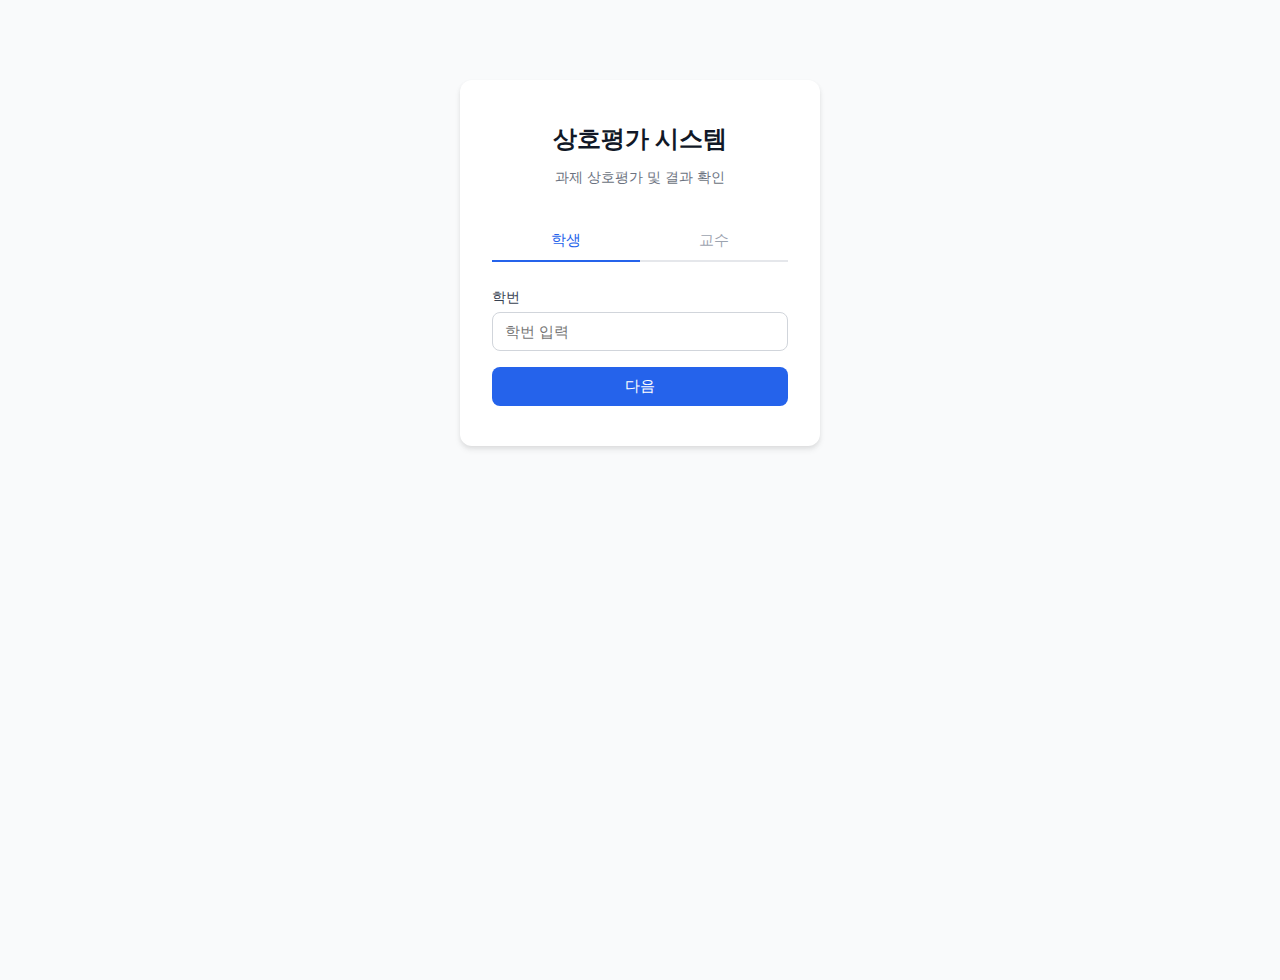
<file: index.html>
<!DOCTYPE html>
<html lang="ko">
<head>
  <meta charset="UTF-8">
  <meta name="viewport" content="width=device-width, initial-scale=1.0">
  <title>상호평가 시스템 - 로그인</title>
  <link rel="stylesheet" href="css/style.css">
</head>
<body>
  <div class="login-container">
    <div class="login-card">
      <h1>상호평가 시스템</h1>
      <p class="subtitle">과제 상호평가 및 결과 확인</p>

      <div class="login-tabs">
        <button class="login-tab active" onclick="switchTab('student')">학생</button>
        <button class="login-tab" onclick="switchTab('admin')">교수</button>
      </div>

      <div id="alert-area"></div>

      <!-- 학생 로그인 -->
      <div id="student-form">
        <div id="step-check">
          <div class="form-group">
            <label for="student-id">학번</label>
            <input type="text" id="student-id" placeholder="학번 입력" inputmode="numeric" autocomplete="off">
          </div>
          <button class="btn btn-primary btn-block" onclick="checkStudentId()" id="btn-check">다음</button>
        </div>

        <div id="step-password" style="display:none;">
          <div class="alert alert-info" id="student-info-msg"></div>
          <div class="form-group">
            <label for="student-pw" id="pw-label">비밀번호</label>
            <input type="password" id="student-pw" placeholder="비밀번호 입력">
          </div>
          <div id="pw-confirm-group" class="form-group" style="display:none;">
            <label for="student-pw-confirm">비밀번호 확인</label>
            <input type="password" id="student-pw-confirm" placeholder="비밀번호 다시 입력">
          </div>
          <button class="btn btn-primary btn-block" onclick="studentLogin()" id="btn-login">로그인</button>
          <button class="btn btn-secondary btn-block" onclick="backToCheck()" style="margin-top:8px;">뒤로</button>
        </div>
      </div>

      <!-- 교수 로그인 -->
      <div id="admin-form" style="display:none;">
        <!-- 단계1: 비밀번호 입력 -->
        <div id="admin-step-login">
          <div class="form-group">
            <label for="admin-pw">관리자 비밀번호</label>
            <input type="password" id="admin-pw" placeholder="관리자 비밀번호 입력">
          </div>
          <button class="btn btn-primary btn-block" onclick="adminLogin()" id="btn-admin-login">로그인</button>
        </div>

        <!-- 단계2: 초기 비밀번호 변경 강제 -->
        <div id="admin-step-change-pw" style="display:none;">
          <div class="alert alert-info">초기 비밀번호를 사용 중입니다. 보안을 위해 새 비밀번호를 설정해주세요.</div>
          <div class="form-group">
            <label for="admin-new-pw">새 비밀번호</label>
            <input type="password" id="admin-new-pw" placeholder="새 비밀번호 (최소 4자)">
          </div>
          <div class="form-group">
            <label for="admin-new-pw-confirm">새 비밀번호 확인</label>
            <input type="password" id="admin-new-pw-confirm" placeholder="새 비밀번호 다시 입력">
          </div>
          <button class="btn btn-primary btn-block" onclick="changeAdminPw()" id="btn-change-pw">비밀번호 변경</button>
        </div>
      </div>
    </div>
  </div>

  <script src="js/api.js"></script>
  <script src="js/auth.js"></script>
  <script>
    // 이미 로그인 상태라면 리다이렉트
    if (Auth.isStudent()) window.location.href = 'student/dashboard.html';
    if (Auth.isAdmin()) window.location.href = 'admin/dashboard.html';

    let currentStudentId = '';
    let isNewUser = false;

    function switchTab(tab) {
      document.querySelectorAll('.login-tab').forEach(t => t.classList.remove('active'));
      if (tab === 'student') {
        document.querySelectorAll('.login-tab')[0].classList.add('active');
        document.getElementById('student-form').style.display = '';
        document.getElementById('admin-form').style.display = 'none';
      } else {
        document.querySelectorAll('.login-tab')[1].classList.add('active');
        document.getElementById('student-form').style.display = 'none';
        document.getElementById('admin-form').style.display = '';
      }
      clearAlert();
    }

    function showAlert(msg, type) {
      document.getElementById('alert-area').innerHTML =
        `<div class="alert alert-${type}">${msg}</div>`;
    }
    function clearAlert() { document.getElementById('alert-area').innerHTML = ''; }

    function setLoading(btnId, loading) {
      const btn = document.getElementById(btnId);
      btn.disabled = loading;
      if (loading) {
        btn.dataset.originalText = btn.textContent;
        btn.textContent = '처리 중...';
      } else {
        btn.textContent = btn.dataset.originalText || btn.textContent;
      }
    }

    async function checkStudentId() {
      const sid = document.getElementById('student-id').value.trim();
      if (!sid) { showAlert('학번을 입력해주세요.', 'error'); return; }

      clearAlert();
      setLoading('btn-check', true);
      try {
        const r = await API.checkStudent(sid);
        if (!r.success || !r.exists) {
          showAlert('등록되지 않은 학번입니다. 교수에게 문의하세요.', 'error');
          return;
        }

        currentStudentId = sid;
        isNewUser = !r.hasPassword;

        document.getElementById('step-check').style.display = 'none';
        document.getElementById('step-password').style.display = '';

        if (isNewUser) {
          document.getElementById('student-info-msg').textContent =
            `${r.name}님, 처음 접속이시네요. 비밀번호를 설정해주세요.`;
          document.getElementById('pw-label').textContent = '새 비밀번호';
          document.getElementById('pw-confirm-group').style.display = '';
          document.getElementById('btn-login').textContent = '비밀번호 설정';
        } else {
          document.getElementById('student-info-msg').textContent =
            `${r.name}님, 비밀번호를 입력해주세요.`;
          document.getElementById('pw-label').textContent = '비밀번호';
          document.getElementById('pw-confirm-group').style.display = 'none';
          document.getElementById('btn-login').textContent = '로그인';
        }
      } catch (err) {
        showAlert('서버 오류: ' + err.message, 'error');
      } finally {
        setLoading('btn-check', false);
      }
    }

    function backToCheck() {
      document.getElementById('step-check').style.display = '';
      document.getElementById('step-password').style.display = 'none';
      document.getElementById('student-pw').value = '';
      document.getElementById('student-pw-confirm').value = '';
      clearAlert();
    }

    async function studentLogin() {
      const pw = document.getElementById('student-pw').value;
      if (!pw) { showAlert('비밀번호를 입력해주세요.', 'error'); return; }

      clearAlert();

      if (isNewUser) {
        if (pw.length < 4) { showAlert('비밀번호는 최소 4자 이상이어야 합니다.', 'error'); return; }
        const pwConfirm = document.getElementById('student-pw-confirm').value;
        if (pw !== pwConfirm) { showAlert('비밀번호가 일치하지 않습니다.', 'error'); return; }

        setLoading('btn-login', true);
        try {
          const r = await API.registerPassword(currentStudentId, pw);
          if (!r.success) { showAlert(r.error, 'error'); return; }

          // 비밀번호 설정 후 바로 로그인
          Auth.saveSession({
            role: 'student',
            studentId: currentStudentId,
            password: pw,
            name: r.name,
            department: r.department
          });
          window.location.href = 'student/dashboard.html';
        } catch (err) {
          showAlert('서버 오류: ' + err.message, 'error');
        } finally {
          setLoading('btn-login', false);
        }
      } else {
        setLoading('btn-login', true);
        try {
          const r = await API.login(currentStudentId, pw);
          if (!r.success) {
            showAlert(r.error, 'error');
            return;
          }
          Auth.saveSession({
            role: 'student',
            studentId: r.studentId,
            password: pw,
            name: r.name,
            department: r.department
          });
          window.location.href = 'student/dashboard.html';
        } catch (err) {
          showAlert('서버 오류: ' + err.message, 'error');
        } finally {
          setLoading('btn-login', false);
        }
      }
    }

    let adminInitialPassword = ''; // 초기 비밀번호 변경 시 사용

    async function adminLogin() {
      const pw = document.getElementById('admin-pw').value;
      if (!pw) { showAlert('비밀번호를 입력해주세요.', 'error'); return; }

      clearAlert();
      setLoading('btn-admin-login', true);
      try {
        const r = await API.adminLogin(pw);
        if (!r.success) { showAlert(r.error, 'error'); return; }

        // v2.0: 초기 비밀번호 → 강제 비밀번호 변경
        if (r.needPasswordChange) {
          adminInitialPassword = pw;
          document.getElementById('admin-step-login').style.display = 'none';
          document.getElementById('admin-step-change-pw').style.display = '';
          clearAlert();
          document.getElementById('admin-new-pw').focus();
          return;
        }

        Auth.saveSession({
          role: 'admin',
          adminPassword: pw,
          courseName: r.courseName,
          semester: r.semester
        });
        window.location.href = 'admin/dashboard.html';
      } catch (err) {
        showAlert('서버 오류: ' + err.message, 'error');
      } finally {
        setLoading('btn-admin-login', false);
      }
    }

    async function changeAdminPw() {
      const newPw = document.getElementById('admin-new-pw').value;
      const newPwConfirm = document.getElementById('admin-new-pw-confirm').value;

      if (!newPw) { showAlert('새 비밀번호를 입력해주세요.', 'error'); return; }
      if (newPw.length < 4) { showAlert('비밀번호는 최소 4자 이상이어야 합니다.', 'error'); return; }
      if (newPw !== newPwConfirm) { showAlert('비밀번호가 일치하지 않습니다.', 'error'); return; }

      clearAlert();
      setLoading('btn-change-pw', true);
      try {
        const r = await API.changeAdminPassword(adminInitialPassword, newPw);
        if (!r.success) { showAlert(r.error, 'error'); return; }

        // 비밀번호 변경 성공 → 새 비밀번호로 세션 저장 후 대시보드 이동
        const loginResult = await API.adminLogin(newPw);
        Auth.saveSession({
          role: 'admin',
          adminPassword: newPw,
          courseName: loginResult.courseName || '',
          semester: loginResult.semester || ''
        });
        window.location.href = 'admin/dashboard.html';
      } catch (err) {
        showAlert('서버 오류: ' + err.message, 'error');
      } finally {
        setLoading('btn-change-pw', false);
      }
    }

    // Enter 키 처리
    document.getElementById('student-id').addEventListener('keydown', e => {
      if (e.key === 'Enter') checkStudentId();
    });
    document.getElementById('student-pw').addEventListener('keydown', e => {
      if (e.key === 'Enter') studentLogin();
    });
    document.getElementById('admin-pw').addEventListener('keydown', e => {
      if (e.key === 'Enter') adminLogin();
    });
    document.getElementById('admin-new-pw').addEventListener('keydown', e => {
      if (e.key === 'Enter') document.getElementById('admin-new-pw-confirm').focus();
    });
    document.getElementById('admin-new-pw-confirm').addEventListener('keydown', e => {
      if (e.key === 'Enter') changeAdminPw();
    });
  </script>
</body>
</html>
</file>
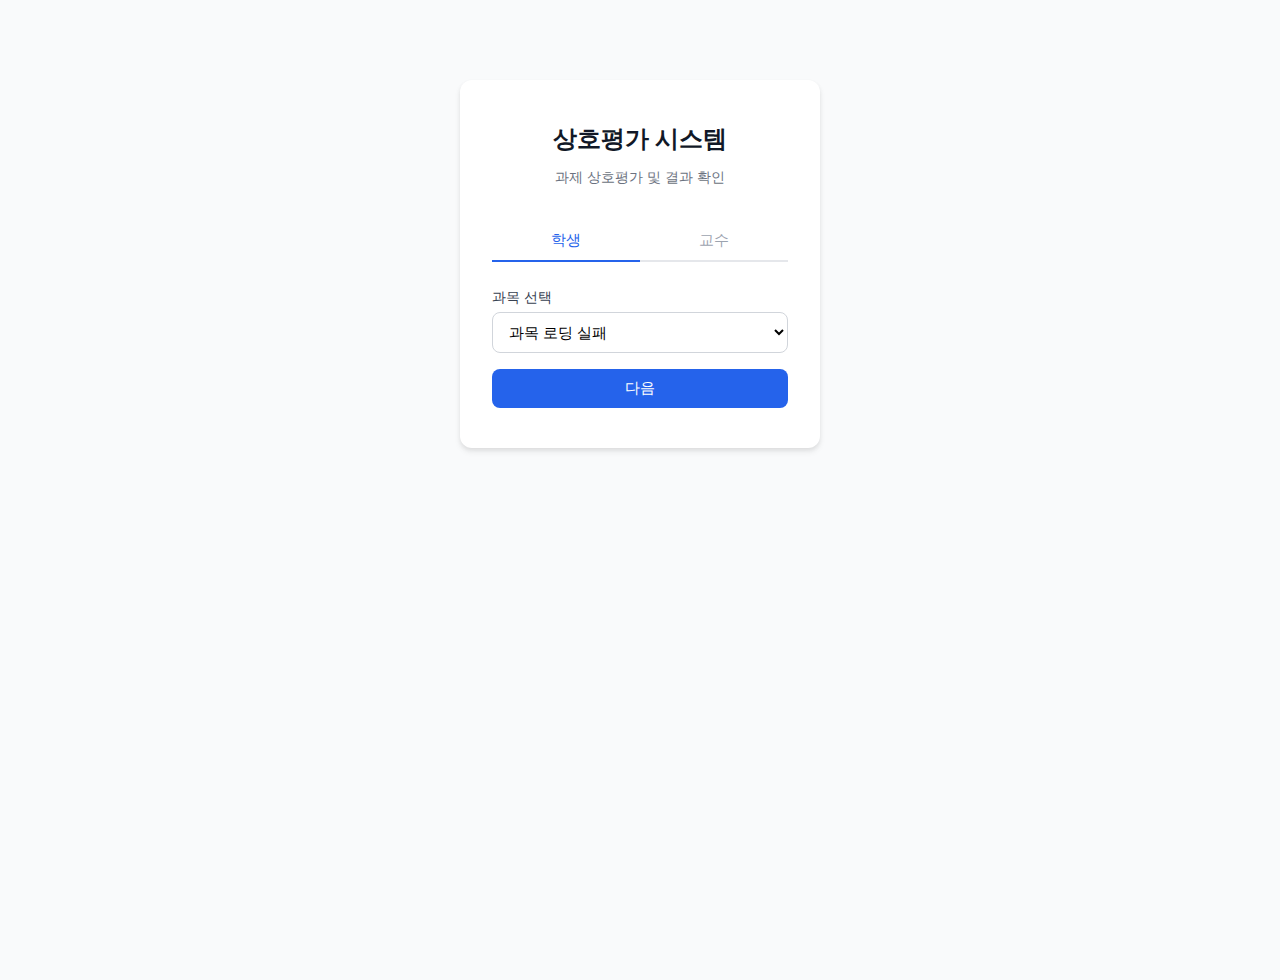
<file: frontend/index.html>
<!DOCTYPE html>
<html lang="ko">
<head>
  <meta charset="UTF-8">
  <meta name="viewport" content="width=device-width, initial-scale=1.0">
  <title>상호평가 시스템 - 로그인</title>
  <link rel="stylesheet" href="css/style.css">
</head>
<body>
  <div class="login-container">
    <div class="login-card">
      <h1>상호평가 시스템</h1>
      <p class="subtitle">과제 상호평가 및 결과 확인</p>

      <div class="login-tabs">
        <button class="login-tab active" onclick="switchTab('student')">학생</button>
        <button class="login-tab" onclick="switchTab('admin')">교수</button>
      </div>

      <div id="alert-area"></div>

      <!-- 학생 로그인 -->
      <div id="student-form">
        <div id="step-course">
          <div class="form-group">
            <label for="course-select">과목 선택</label>
            <select id="course-select">
              <option value="">과목을 선택하세요</option>
            </select>
          </div>
          <button class="btn btn-primary btn-block" onclick="selectCourse()" id="btn-select-course">다음</button>
          <div id="course-loading" style="display:none;text-align:center;margin-top:12px;">
            <div class="spinner" style="margin:0 auto;"></div>
          </div>
        </div>

        <div id="step-check" style="display:none;">
          <div class="form-group">
            <label for="student-id">학번</label>
            <input type="text" id="student-id" placeholder="학번 입력" inputmode="numeric" autocomplete="off">
          </div>
          <button class="btn btn-primary btn-block" onclick="checkStudentId()" id="btn-check">다음</button>
          <button class="btn btn-secondary btn-block" onclick="backToCourse()" style="margin-top:8px;">뒤로</button>
        </div>

        <div id="step-password" style="display:none;">
          <div class="alert alert-info" id="student-info-msg"></div>
          <div class="form-group">
            <label for="student-pw" id="pw-label">비밀번호</label>
            <input type="password" id="student-pw" placeholder="비밀번호 입력">
          </div>
          <div id="pw-confirm-group" class="form-group" style="display:none;">
            <label for="student-pw-confirm">비밀번호 확인</label>
            <input type="password" id="student-pw-confirm" placeholder="비밀번호 다시 입력">
          </div>
          <button class="btn btn-primary btn-block" onclick="studentLogin()" id="btn-login">로그인</button>
          <button class="btn btn-secondary btn-block" onclick="backToCheck()" style="margin-top:8px;">뒤로</button>
        </div>
      </div>

      <!-- 교수 로그인 -->
      <div id="admin-form" style="display:none;">
        <!-- 단계1: 비밀번호 입력 -->
        <div id="admin-step-login">
          <div class="form-group">
            <label for="admin-pw">관리자 비밀번호</label>
            <input type="password" id="admin-pw" placeholder="관리자 비밀번호 입력">
          </div>
          <button class="btn btn-primary btn-block" onclick="adminLogin()" id="btn-admin-login">로그인</button>
        </div>

        <!-- 단계2: 초기 비밀번호 변경 강제 -->
        <div id="admin-step-change-pw" style="display:none;">
          <div class="alert alert-info">초기 비밀번호를 사용 중입니다. 보안을 위해 새 비밀번호를 설정해주세요.</div>
          <div class="form-group">
            <label for="admin-new-pw">새 비밀번호</label>
            <input type="password" id="admin-new-pw" placeholder="새 비밀번호 (최소 4자)">
          </div>
          <div class="form-group">
            <label for="admin-new-pw-confirm">새 비밀번호 확인</label>
            <input type="password" id="admin-new-pw-confirm" placeholder="새 비밀번호 다시 입력">
          </div>
          <button class="btn btn-primary btn-block" onclick="changeAdminPw()" id="btn-change-pw">비밀번호 변경</button>
        </div>
      </div>
    </div>
  </div>

  <script src="js/api.js"></script>
  <script src="js/auth.js"></script>
  <script>
    // 이미 로그인 상태라면 리다이렉트
    if (Auth.isStudent()) window.location.href = 'student/dashboard.html';
    if (Auth.isAdmin()) window.location.href = 'admin/dashboard.html';

    let currentStudentId = '';
    let isNewUser = false;
    let selectedCourseId = '';
    let selectedCourseName = '';

    // 페이지 로드 시 활성 과목 목록 가져오기
    (async function loadCourses() {
      const loadingEl = document.getElementById('course-loading');
      const selectEl = document.getElementById('course-select');
      loadingEl.style.display = '';
      try {
        const r = await API.getActiveCourses();
        if (r.success && r.courses && r.courses.length > 0) {
          r.courses.forEach(c => {
            const opt = document.createElement('option');
            opt.value = c.courseId;
            opt.textContent = c.courseName + ' (' + c.year + '-' + c.semester + ')';
            opt.dataset.name = c.courseName;
            selectEl.appendChild(opt);
          });
        } else {
          selectEl.innerHTML = '<option value="">등록된 과목이 없습니다</option>';
        }
      } catch (err) {
        selectEl.innerHTML = '<option value="">과목 로딩 실패</option>';
      } finally {
        loadingEl.style.display = 'none';
      }
    })();

    function selectCourse() {
      const sel = document.getElementById('course-select');
      if (!sel.value) { showAlert('과목을 선택해주세요.', 'error'); return; }
      selectedCourseId = sel.value;
      selectedCourseName = sel.options[sel.selectedIndex].dataset.name || sel.options[sel.selectedIndex].textContent;
      clearAlert();
      document.getElementById('step-course').style.display = 'none';
      document.getElementById('step-check').style.display = '';
      document.getElementById('student-id').focus();
    }

    function backToCourse() {
      document.getElementById('step-check').style.display = 'none';
      document.getElementById('step-course').style.display = '';
      document.getElementById('student-id').value = '';
      clearAlert();
    }

    function switchTab(tab) {
      document.querySelectorAll('.login-tab').forEach(t => t.classList.remove('active'));
      if (tab === 'student') {
        document.querySelectorAll('.login-tab')[0].classList.add('active');
        document.getElementById('student-form').style.display = '';
        document.getElementById('admin-form').style.display = 'none';
      } else {
        document.querySelectorAll('.login-tab')[1].classList.add('active');
        document.getElementById('student-form').style.display = 'none';
        document.getElementById('admin-form').style.display = '';
      }
      clearAlert();
    }

    function showAlert(msg, type) {
      document.getElementById('alert-area').innerHTML =
        `<div class="alert alert-${type}">${msg}</div>`;
    }
    function clearAlert() { document.getElementById('alert-area').innerHTML = ''; }

    function setLoading(btnId, loading) {
      const btn = document.getElementById(btnId);
      btn.disabled = loading;
      if (loading) {
        btn.dataset.originalText = btn.textContent;
        btn.textContent = '처리 중...';
      } else {
        btn.textContent = btn.dataset.originalText || btn.textContent;
      }
    }

    async function checkStudentId() {
      const sid = document.getElementById('student-id').value.trim();
      if (!sid) { showAlert('학번을 입력해주세요.', 'error'); return; }

      clearAlert();
      setLoading('btn-check', true);
      try {
        const r = await API.checkStudent(sid, selectedCourseId);
        if (!r.success || !r.exists) {
          showAlert('등록되지 않은 학번입니다. 교수에게 문의하세요.', 'error');
          return;
        }

        currentStudentId = sid;
        isNewUser = !r.hasPassword;

        document.getElementById('step-check').style.display = 'none';
        document.getElementById('step-password').style.display = '';

        if (isNewUser) {
          document.getElementById('student-info-msg').textContent =
            `${r.name}님, 처음 접속이시네요. 비밀번호를 설정해주세요.`;
          document.getElementById('pw-label').textContent = '새 비밀번호';
          document.getElementById('pw-confirm-group').style.display = '';
          document.getElementById('btn-login').textContent = '비밀번호 설정';
        } else {
          document.getElementById('student-info-msg').textContent =
            `${r.name}님, 비밀번호를 입력해주세요.`;
          document.getElementById('pw-label').textContent = '비밀번호';
          document.getElementById('pw-confirm-group').style.display = 'none';
          document.getElementById('btn-login').textContent = '로그인';
        }
      } catch (err) {
        showAlert('서버 오류: ' + err.message, 'error');
      } finally {
        setLoading('btn-check', false);
      }
    }

    function backToCheck() {
      document.getElementById('step-check').style.display = '';
      document.getElementById('step-password').style.display = 'none';
      document.getElementById('step-course').style.display = 'none';
      document.getElementById('student-pw').value = '';
      document.getElementById('student-pw-confirm').value = '';
      clearAlert();
    }

    async function studentLogin() {
      const pw = document.getElementById('student-pw').value;
      if (!pw) { showAlert('비밀번호를 입력해주세요.', 'error'); return; }

      clearAlert();

      if (isNewUser) {
        if (pw.length < 4) { showAlert('비밀번호는 최소 4자 이상이어야 합니다.', 'error'); return; }
        const pwConfirm = document.getElementById('student-pw-confirm').value;
        if (pw !== pwConfirm) { showAlert('비밀번호가 일치하지 않습니다.', 'error'); return; }

        setLoading('btn-login', true);
        try {
          const r = await API.registerPassword(currentStudentId, pw, selectedCourseId);
          if (!r.success) { showAlert(r.error, 'error'); return; }

          // 비밀번호 설정 후 바로 로그인
          Auth.saveSession({
            role: 'student',
            studentId: currentStudentId,
            password: pw,
            name: r.name,
            department: r.department,
            courseId: selectedCourseId,
            courseName: selectedCourseName
          });
          window.location.href = 'student/dashboard.html';
        } catch (err) {
          showAlert('서버 오류: ' + err.message, 'error');
        } finally {
          setLoading('btn-login', false);
        }
      } else {
        setLoading('btn-login', true);
        try {
          const r = await API.login(currentStudentId, pw, selectedCourseId);
          if (!r.success) {
            showAlert(r.error, 'error');
            return;
          }
          Auth.saveSession({
            role: 'student',
            studentId: r.studentId,
            password: pw,
            name: r.name,
            department: r.department,
            courseId: selectedCourseId,
            courseName: selectedCourseName
          });
          window.location.href = 'student/dashboard.html';
        } catch (err) {
          showAlert('서버 오류: ' + err.message, 'error');
        } finally {
          setLoading('btn-login', false);
        }
      }
    }

    let adminInitialPassword = ''; // 초기 비밀번호 변경 시 사용

    async function adminLogin() {
      const pw = document.getElementById('admin-pw').value;
      if (!pw) { showAlert('비밀번호를 입력해주세요.', 'error'); return; }

      clearAlert();
      setLoading('btn-admin-login', true);
      try {
        const r = await API.adminLogin(pw);
        if (!r.success) { showAlert(r.error, 'error'); return; }

        // v2.0: 초기 비밀번호 → 강제 비밀번호 변경
        if (r.needPasswordChange) {
          adminInitialPassword = pw;
          document.getElementById('admin-step-login').style.display = 'none';
          document.getElementById('admin-step-change-pw').style.display = '';
          clearAlert();
          document.getElementById('admin-new-pw').focus();
          return;
        }

        Auth.saveSession({
          role: 'admin',
          adminPassword: pw,
          courseName: r.courseName,
          semester: r.semester
        });
        window.location.href = 'admin/dashboard.html';
      } catch (err) {
        showAlert('서버 오류: ' + err.message, 'error');
      } finally {
        setLoading('btn-admin-login', false);
      }
    }

    async function changeAdminPw() {
      const newPw = document.getElementById('admin-new-pw').value;
      const newPwConfirm = document.getElementById('admin-new-pw-confirm').value;

      if (!newPw) { showAlert('새 비밀번호를 입력해주세요.', 'error'); return; }
      if (newPw.length < 4) { showAlert('비밀번호는 최소 4자 이상이어야 합니다.', 'error'); return; }
      if (newPw !== newPwConfirm) { showAlert('비밀번호가 일치하지 않습니다.', 'error'); return; }

      clearAlert();
      setLoading('btn-change-pw', true);
      try {
        const r = await API.changeAdminPassword(adminInitialPassword, newPw);
        if (!r.success) { showAlert(r.error, 'error'); return; }

        // 비밀번호 변경 성공 → 새 비밀번호로 세션 저장 후 대시보드 이동
        const loginResult = await API.adminLogin(newPw);
        Auth.saveSession({
          role: 'admin',
          adminPassword: newPw,
          courseName: loginResult.courseName || '',
          semester: loginResult.semester || ''
        });
        window.location.href = 'admin/dashboard.html';
      } catch (err) {
        showAlert('서버 오류: ' + err.message, 'error');
      } finally {
        setLoading('btn-change-pw', false);
      }
    }

    // Enter 키 처리
    document.getElementById('student-id').addEventListener('keydown', e => {
      if (e.key === 'Enter') checkStudentId();
    });
    document.getElementById('student-pw').addEventListener('keydown', e => {
      if (e.key === 'Enter') studentLogin();
    });
    document.getElementById('admin-pw').addEventListener('keydown', e => {
      if (e.key === 'Enter') adminLogin();
    });
    document.getElementById('admin-new-pw').addEventListener('keydown', e => {
      if (e.key === 'Enter') document.getElementById('admin-new-pw-confirm').focus();
    });
    document.getElementById('admin-new-pw-confirm').addEventListener('keydown', e => {
      if (e.key === 'Enter') changeAdminPw();
    });
  </script>
</body>
</html>
</file>
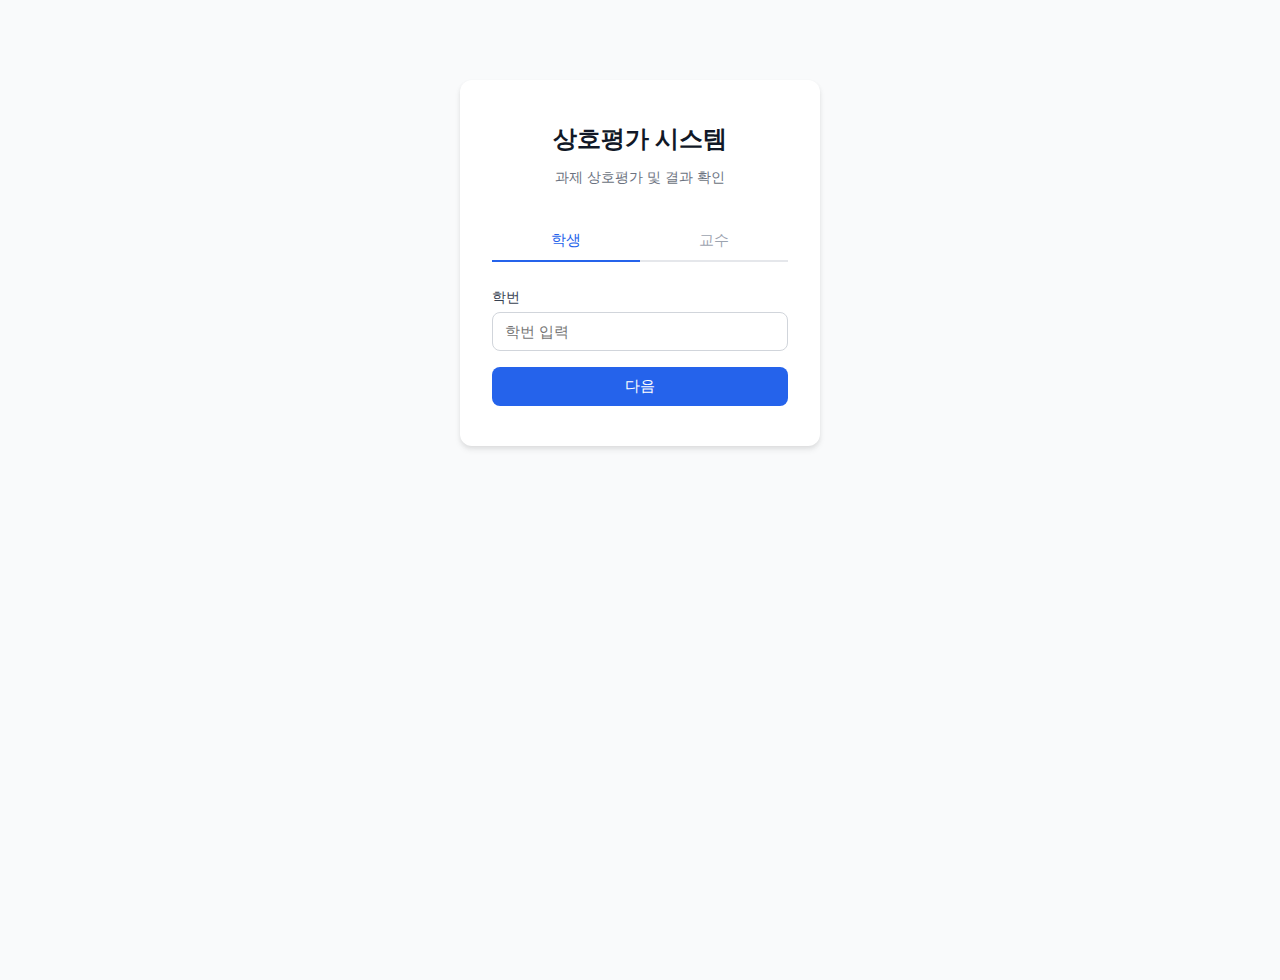
<file: admin/dashboard.html>
<!DOCTYPE html>
<html lang="ko">
<head>
  <meta charset="UTF-8">
  <meta name="viewport" content="width=device-width, initial-scale=1.0">
  <meta http-equiv="Cache-Control" content="no-cache, no-store, must-revalidate">
  <meta http-equiv="Pragma" content="no-cache">
  <meta http-equiv="Expires" content="0">
  <title>교수 대시보드 - 상호평가</title>
  <link rel="stylesheet" href="../css/style.css?v=20260216d">
</head>
<body>
  <div class="app-container">
    <div class="app-header">
      <h1>상호평가 관리</h1>
      <div class="user-info">
        <span id="course-info"></span>
        <span id="current-course-badge" style="background:#e0e7ff;color:#3730a3;padding:4px 12px;border-radius:12px;font-size:0.8125rem;font-weight:600;margin-right:8px;display:none;"></span>
        <button class="btn-logout" onclick="Auth.logout()">로그아웃</button>
      </div>
    </div>

    <div class="nav-tabs">
      <button class="nav-tab active" onclick="showTab('assignments')">과제 관리</button>
      <button class="nav-tab" onclick="showTab('create')">새 과제</button>
      <button class="nav-tab" onclick="showTab('students')">학생 관리</button>
      <button class="nav-tab" onclick="showTab('courses')">과목 관리</button>
    </div>

    <div id="alert-area"></div>

    <!-- ─── 과제 관리 탭 ─── -->
    <div id="tab-assignments">
      <div id="assignments-loading" class="loading">
        <div class="spinner"></div>
        <span>과제 목록을 불러오는 중...</span>
      </div>
      <div id="assignments-list"></div>
    </div>

    <!-- ─── 과제 생성 탭 ─── -->
    <div id="tab-create" style="display:none;">
      <div class="card">
        <div class="card-title">새 과제 만들기</div>
        <div class="form-group">
          <label for="new-name">과제명 *</label>
          <input type="text" id="new-name" placeholder="예: UML 클래스 다이어그램 작성">
        </div>
        <div class="form-group">
          <label for="new-desc">과제 설명</label>
          <textarea id="new-desc" placeholder="과제에 대한 설명을 입력하세요"></textarea>
        </div>
        <div class="grid-2">
          <div class="form-group">
            <label for="new-deadline">제출 마감일시</label>
            <input type="datetime-local" id="new-deadline">
          </div>
          <div class="form-group">
            <label for="new-max">최대 점수</label>
            <input type="number" id="new-max" value="100" min="1">
          </div>
        </div>
        <div class="form-group">
          <label for="new-criteria">채점 기준</label>
          <textarea id="new-criteria" placeholder="예: 1) 클래스 식별 적절성(30점) 2) 관계 표현 정확성(40점) ..."></textarea>
        </div>
        <div class="form-group" style="display:flex;align-items:center;gap:8px;">
          <input type="checkbox" id="new-prof-eval" style="width:auto;margin:0;">
          <label for="new-prof-eval" style="margin:0;cursor:pointer;">교수도 평가</label>
          <span style="font-size:0.8rem;color:var(--gray-500);">(체크하면 교수가 각 학생을 직접 평가합니다)</span>
        </div>
        <button class="btn btn-primary" onclick="createAssignment()" id="btn-create">과제 생성</button>
      </div>
    </div>

    <!-- ─── 학생 관리 탭 ─── -->
    <div id="tab-students" style="display:none;">
      <div class="card">
        <div class="card-title">학생 일괄 등록</div>
        <div class="form-group">
          <label for="students-csv">학생 목록 (탭 구분: 학번, 이름)</label>
          <textarea id="students-csv" rows="6" placeholder="20210001&#9;김민수
20210002&#9;이서연"></textarea>
          <div class="hint">엑셀에서 복사-붙여넣기 하면 탭으로 구분됩니다. (학번, 이름 2열)</div>
        </div>
        <button class="btn btn-primary" onclick="registerStudents()" id="btn-register">등록</button>
      </div>

      <div class="card">
        <div class="card-title">등록된 학생 목록</div>
        <div id="students-loading" class="loading" style="display:none;">
          <div class="spinner"></div>
        </div>
        <div id="students-table"></div>
      </div>
    </div>

    <!-- ─── 과목 관리 탭 ─── -->
    <div id="tab-courses" style="display:none;">
      <!-- 새 과목 추가 폼 -->
      <div class="card">
        <div class="card-title">새 과목 추가</div>
        <div style="display:flex;gap:8px;flex-wrap:wrap;align-items:flex-end;">
          <div class="form-group" style="flex:2;min-width:180px;margin-bottom:0;">
            <label for="new-course-name">과목 이름</label>
            <input type="text" id="new-course-name" placeholder="예: 소프트웨어공학개론">
          </div>
          <div class="form-group" style="flex:1;min-width:100px;margin-bottom:0;">
            <label for="new-course-year">년도</label>
            <input type="number" id="new-course-year" placeholder="2026" value="2026">
          </div>
          <div class="form-group" style="flex:1;min-width:100px;margin-bottom:0;">
            <label for="new-course-semester">학기</label>
            <select id="new-course-semester">
              <option value="1">1학기</option>
              <option value="2">2학기</option>
              <option value="summer">여름학기</option>
              <option value="winter">겨울학기</option>
            </select>
          </div>
          <button class="btn btn-primary" id="btn-create-course" onclick="createCourseAction()" style="height:40px;">과목 추가</button>
        </div>
      </div>
      <!-- 과목 목록 -->
      <div class="card">
        <div class="card-title">과목 목록</div>
        <div id="courses-loading" class="loading" style="display:none;">
          <div class="spinner"></div>
          <span>과목 목록을 불러오는 중...</span>
        </div>
        <div id="courses-table"></div>
      </div>
    </div>

    <!-- ─── 과제 상세 모달 영역 ─── -->
    <div id="detail-area" style="display:none;"></div>
  </div>

  <!-- 상호평가 시작 모달 -->
  <div class="modal-overlay" id="modal-start-eval">
    <div class="modal">
      <h2>상호평가 시작</h2>
      <p style="margin-bottom:16px;color:var(--gray-600);font-size:0.9rem;" id="start-eval-info"></p>
      <div class="form-group">
        <label for="eval-deadline">평가 마감일시 *</label>
        <input type="datetime-local" id="eval-deadline">
      </div>
      <div class="modal-actions">
        <button class="btn btn-secondary" onclick="closeModal('modal-start-eval')">취소</button>
        <button class="btn btn-primary" onclick="confirmStartEval()" id="btn-start-eval">시작</button>
      </div>
    </div>
  </div>

  <script src="../js/api.js?v=20260216d"></script>
  <script src="../js/auth.js?v=20260216d"></script>
  <script>
    if (!Auth.requireAdmin()) throw new Error('Redirect');

    const session = Auth.getSession();
    document.getElementById('course-info').textContent =
      (session.courseName || '수업') + ' ' + (session.semester || '');

    const adminPw = Auth.getAdminPassword();
    let currentAssignments = [];
    let currentAssignmentId = '';

    // ── v2.2: 현재 선택된 과목 관리 (localStorage 사용, sessionStorage→localStorage 마이그레이션 포함) ──
    const SELECTED_COURSE_KEY = 'cross_eval_selected_course';

    // 마이그레이션: sessionStorage에 있던 데이터를 localStorage로 복사
    (function migrateSessionToLocal() {
      const fromSession = sessionStorage.getItem(SELECTED_COURSE_KEY);
      const fromLocal = localStorage.getItem(SELECTED_COURSE_KEY);
      if (fromSession && !fromLocal) {
        localStorage.setItem(SELECTED_COURSE_KEY, fromSession);
      }
      // sessionStorage 정리
      if (fromSession) {
        sessionStorage.removeItem(SELECTED_COURSE_KEY);
      }
    })();

    function getSelectedCourse() {
      const raw = localStorage.getItem(SELECTED_COURSE_KEY);
      if (!raw) return null;
      try { return JSON.parse(raw); } catch { return null; }
    }

    function setSelectedCourse(courseId, courseName) {
      localStorage.setItem(SELECTED_COURSE_KEY, JSON.stringify({ courseId, courseName }));
      updateCurrentCourseBadge();
    }

    function updateCurrentCourseBadge() {
      const badge = document.getElementById('current-course-badge');
      const selected = getSelectedCourse();
      if (selected && selected.courseName) {
        badge.textContent = '📚 ' + selected.courseName;
        badge.style.display = '';
      } else {
        badge.textContent = '';
        badge.style.display = 'none';
      }
    }

    // 페이지 로드 시 현재 선택 과목 표시
    updateCurrentCourseBadge();

    // ── 과목 선택 필수 가드 ──
    function requireSelectedCourse() {
      const sel = getSelectedCourse();
      if (!sel || !sel.courseId) {
        showAlert('과목을 먼저 선택해주세요. "과목 관리" 탭에서 과목을 선택하세요.', 'error');
        showTab('courses');
        return null;
      }
      return sel.courseId;
    }

    function showTab(name) {
      ['assignments', 'create', 'students', 'courses'].forEach(t => {
        document.getElementById('tab-' + t).style.display = t === name ? '' : 'none';
      });
      document.querySelectorAll('.nav-tab').forEach((tab, i) => {
        const tabs = ['assignments', 'create', 'students', 'courses'];
        tab.classList.toggle('active', tabs[i] === name);
      });
      document.getElementById('detail-area').style.display = 'none';
      clearAlert();

      if (name === 'assignments') loadAssignments();
      if (name === 'students') loadStudents();
      if (name === 'courses') loadCourses();
    }

    function showAlert(msg, type) {
      document.getElementById('alert-area').innerHTML = `<div class="alert alert-${type}">${msg}</div>`;
    }
    function clearAlert() { document.getElementById('alert-area').innerHTML = ''; }

    function openModal(id) { document.getElementById(id).classList.add('active'); }
    function closeModal(id) { document.getElementById(id).classList.remove('active'); }

    function escapeHtml(t) { const d = document.createElement('div'); d.textContent = t || ''; return d.innerHTML; }

    function getStatusBadge(status) {
      const m = { '대기':'badge-waiting', '제출중':'badge-submitting', '평가중':'badge-evaluating', '평가완료':'badge-eval-done', '확정':'badge-finalized' };
      return `<span class="badge ${m[status]||'badge-waiting'}">${status}</span>`;
    }

    function formatKST(dateStr) {
      if (!dateStr) return '-';
      const d = new Date(dateStr);
      if (isNaN(d.getTime())) return String(dateStr);
      return d.toLocaleString('ko-KR', { timeZone: 'Asia/Seoul', year:'numeric', month:'2-digit', day:'2-digit', hour:'2-digit', minute:'2-digit' });
    }

    // ─── 과제 목록 ───
    async function loadAssignments() {
      const loading = document.getElementById('assignments-loading');
      const container = document.getElementById('assignments-list');
      loading.style.display = '';
      container.innerHTML = '';

      const courseId = requireSelectedCourse();
      if (!courseId) { loading.style.display = 'none'; return; }

      try {
        const r = await API.getAssignmentsList(adminPw, courseId);
        loading.style.display = 'none';
        if (!r.success) { container.innerHTML = `<div class="alert alert-error">${r.error}</div>`; return; }

        currentAssignments = r.assignments;
        if (r.assignments.length === 0) {
          container.innerHTML = '<div class="empty-state"><div class="empty-icon">📋</div><p>등록된 과제가 없습니다. "새 과제" 탭에서 생성하세요.</p></div>';
          return;
        }

        let html = '';
        r.assignments.forEach(a => {
          let actions = '';
          switch (a.status) {
            case '대기':
            case '제출중':
              actions = `
                <button class="btn btn-secondary btn-sm" onclick="showSubmissionStatus('${a.assignmentId}')">제출 현황</button>
                <button class="btn btn-warning btn-sm" onclick="openStartEvalModal('${a.assignmentId}')">상호평가 시작</button>`;
              break;
            case '평가중':
              actions = `
                <button class="btn btn-secondary btn-sm" onclick="showSubmissionStatus('${a.assignmentId}')">제출 현황</button>
                <button class="btn btn-secondary btn-sm" onclick="showEvalStatus('${a.assignmentId}')">진행 현황</button>
                <button class="btn btn-danger btn-sm" onclick="endEvaluation('${a.assignmentId}')">평가 종료</button>`;
              break;
            case '평가완료':
              actions = `
                <button class="btn btn-secondary btn-sm" onclick="showSubmissionStatus('${a.assignmentId}')">제출 현황</button>
                <button class="btn btn-secondary btn-sm" onclick="showProfessorEval('${a.assignmentId}')">교수 평가</button>
                <button class="btn btn-success btn-sm" onclick="finalize('${a.assignmentId}')">확정</button>`;
              break;
            case '확정':
              actions = `<button class="btn btn-secondary btn-sm" onclick="showAllResults('${a.assignmentId}')">결과 보기</button>`;
              break;
          }

          // v2.3: 교수 평가 현황 표시
          let profEvalInfo = '';
          if (a.professorEval === 'Y' && a.profEvalTotal !== undefined) {
            const allDone = a.profEvalCompleted >= a.profEvalTotal;
            const color = allDone ? 'var(--success)' : '#d97706';
            const icon = allDone ? '✅' : '⏳';
            profEvalInfo = `<span style="font-size:0.75rem;color:${color};font-weight:600;margin-left:8px;">${icon} 교수평가 ${a.profEvalCompleted}/${a.profEvalTotal}명</span>`;
          }

          html += `
            <div class="card">
              <div style="display:flex;justify-content:space-between;align-items:flex-start;flex-wrap:wrap;gap:8px;">
                <div>
                  <h3 style="font-size:1.05rem;margin-bottom:4px;">${escapeHtml(a.name)}${profEvalInfo}</h3>
                  <p style="font-size:0.8125rem;color:var(--gray-500);">${a.assignmentId} | 제출마감: ${formatKST(a.submitDeadline)} | 평가마감: ${formatKST(a.evalDeadline)}</p>
                </div>
                ${getStatusBadge(a.status)}
              </div>
              <div style="margin-top:12px;display:flex;gap:8px;flex-wrap:wrap;">
                ${actions}
              </div>
            </div>
          `;
        });
        container.innerHTML = html;
      } catch (err) {
        loading.style.display = 'none';
        container.innerHTML = `<div class="alert alert-error">오류: ${err.message}</div>`;
      }
    }

    // ─── 과제 생성 ───
    async function createAssignment() {
      const name = document.getElementById('new-name').value.trim();
      if (!name) { showAlert('과제명을 입력해주세요.', 'error'); return; }

      const courseId = requireSelectedCourse();
      if (!courseId) return;

      const btn = document.getElementById('btn-create');
      btn.disabled = true; btn.textContent = '생성 중...';

      try {
        const r = await API.createAssignment(adminPw, {
          name: name,
          description: document.getElementById('new-desc').value.trim(),
          submitDeadline: document.getElementById('new-deadline').value,
          criteria: document.getElementById('new-criteria').value.trim(),
          minScore: 0,
          maxScore: Number(document.getElementById('new-max').value) || 100,
          professorEval: document.getElementById('new-prof-eval').checked
        }, courseId);

        if (!r.success) { showAlert(r.error, 'error'); return; }

        showAlert(r.message, 'success');
        // 폼 초기화
        ['new-name','new-desc','new-criteria'].forEach(id => document.getElementById(id).value = '');
        document.getElementById('new-deadline').value = '';
        document.getElementById('new-prof-eval').checked = false;

        // 과제 목록 탭으로 이동
        setTimeout(() => showTab('assignments'), 1000);
      } catch (err) {
        showAlert('오류: ' + err.message, 'error');
      } finally {
        btn.disabled = false; btn.textContent = '과제 생성';
      }
    }

    // ─── 상호평가 시작 ───
    function openStartEvalModal(assignmentId) {
      currentAssignmentId = assignmentId;
      const a = currentAssignments.find(x => x.assignmentId === assignmentId);
      document.getElementById('start-eval-info').textContent =
        `"${a ? a.name : assignmentId}" 과제의 상호평가를 시작합니다. 중복 제출이 정리되고, 평가자가 자동 배정됩니다.`;
      openModal('modal-start-eval');
    }

    async function confirmStartEval() {
      const deadline = document.getElementById('eval-deadline').value;
      if (!deadline) { alert('평가 마감일시를 설정해주세요.'); return; }

      const courseId = requireSelectedCourse();
      if (!courseId) return;

      const btn = document.getElementById('btn-start-eval');
      btn.disabled = true; btn.textContent = '처리 중...';

      try {
        const r = await API.startEvaluation(adminPw, currentAssignmentId, deadline, courseId);
        closeModal('modal-start-eval');

        if (!r.success) { showAlert(r.error, 'error'); return; }

        showAlert(`상호평가 시작! 유효 제출자 ${r.validStudents}명, 총 ${r.totalAssignments}건 배정`, 'success');
        loadAssignments();
      } catch (err) {
        showAlert('오류: ' + err.message, 'error');
      } finally {
        btn.disabled = false; btn.textContent = '시작';
      }
    }

    // ─── 제출 현황 ───
    async function showSubmissionStatus(assignmentId) {
      const detail = document.getElementById('detail-area');
      detail.style.display = '';
      detail.innerHTML = '<div class="loading"><div class="spinner"></div><span>제출 현황 로딩 중...</span></div>';

      const courseId = requireSelectedCourse();
      if (!courseId) return;

      try {
        const r = await API.getSubmissionStatus(adminPw, assignmentId, courseId);
        if (!r.success) { detail.innerHTML = `<div class="alert alert-error">${r.error}</div>`; return; }

        const showProfEval = r.professorEval === 'Y';

        let html = `
          <div class="card">
            <div class="card-title">제출 현황 - ${assignmentId}</div>
            <div class="grid-3" style="margin-bottom:16px;">
              <div class="stat-card">
                <div class="stat-value">${r.submittedCount}</div>
                <div class="stat-label">제출</div>
              </div>
              <div class="stat-card">
                <div class="stat-value">${r.totalStudents - r.submittedCount}</div>
                <div class="stat-label">미제출</div>
              </div>
              <div class="stat-card">
                <div class="stat-value">${r.totalStudents}</div>
                <div class="stat-label">전체</div>
              </div>
            </div>`;

        // 미제출자 학번
        if (r.notSubmittedIds.length > 0) {
          html += `
            <div style="margin-bottom:16px;">
              <strong style="font-size:0.875rem;color:var(--danger);">미제출 (${r.notSubmittedIds.length}명):</strong>
              <span style="font-size:0.8125rem;color:var(--gray-600);">${r.notSubmittedIds.join(', ')}</span>
            </div>`;
        }

        // 제출 학생 목록 (2명씩)
        if (r.submittedStudents.length > 0) {
          html += `<div style="margin-bottom:8px;"><strong style="font-size:0.875rem;">제출 학생 (${r.submittedCount}명)</strong></div>`;
          html += '<div style="display:flex;flex-wrap:wrap;gap:8px;">';
          r.submittedStudents.forEach((s, idx) => {
            const hasProfEval = s.professorScore !== undefined && s.professorScore !== null && s.professorScore !== '';
            const evalBadge = hasProfEval ? `<span style="color:var(--success);font-size:0.75rem;margin-left:4px;">✅${s.professorScore}점</span>` : '';
            html += `
              <div style="flex:0 0 calc(50% - 4px);display:flex;align-items:center;gap:6px;padding:8px 12px;background:var(--gray-50);border-radius:8px;font-size:0.8125rem;">
                <span style="font-weight:600;">${escapeHtml(s.studentId)}</span>
                <span style="color:var(--gray-500);">${escapeHtml(s.name)}</span>
                ${evalBadge}
                <span style="margin-left:auto;display:flex;gap:4px;">
                  <a href="${escapeHtml(s.link)}" target="_blank" class="btn btn-secondary btn-sm" style="text-decoration:none;font-size:0.75rem;padding:2px 8px;">제출 과제</a>
                  ${showProfEval ? `<button class="btn btn-primary btn-sm" style="font-size:0.75rem;padding:2px 8px;" onclick="openProfEvalInline('${assignmentId}','${escapeHtml(s.studentId)}',${idx})">평가</button>` : ''}
                </span>
              </div>`;
          });
          html += '</div>';

          // 인라인 교수 평가 영역
          if (showProfEval) {
            html += `<div id="prof-eval-inline" style="display:none;margin-top:16px;padding:16px;background:#f0f7ff;border-radius:8px;border:1px solid #dbeafe;"></div>`;
          }
        }

        html += `<button class="btn btn-secondary" onclick="document.getElementById('detail-area').style.display='none'" style="margin-top:16px;">닫기</button></div>`;
        detail.innerHTML = html;

        // 제출 현황 데이터를 전역에 임시 저장
        window._submissionStatusData = r;
      } catch (err) {
        detail.innerHTML = `<div class="alert alert-error">오류: ${err.message}</div>`;
      }
    }

    function openProfEvalInline(assignmentId, studentId, idx) {
      const r = window._submissionStatusData;
      if (!r) return;

      const s = r.submittedStudents[idx];
      const container = document.getElementById('prof-eval-inline');
      if (!container) return;

      container.style.display = '';
      container.innerHTML = `
        <div style="margin-bottom:8px;font-weight:600;">${escapeHtml(s.studentId)} ${escapeHtml(s.name)} 평가</div>
        ${r.criteria ? `<div style="font-size:0.8125rem;color:var(--gray-600);margin-bottom:12px;white-space:pre-wrap;background:white;padding:8px 12px;border-radius:6px;border:1px solid var(--gray-200);"><strong>채점기준:</strong>\n${escapeHtml(r.criteria)}</div>` : ''}
        <div style="display:flex;gap:12px;align-items:flex-end;flex-wrap:wrap;">
          <div class="form-group" style="flex:0 0 120px;margin-bottom:0;">
            <label style="font-size:0.8125rem;">점수 (${r.minScore}~${r.maxScore})</label>
            <input type="number" id="inline-prof-score" value="${s.professorScore !== undefined && s.professorScore !== null ? s.professorScore : ''}" min="${r.minScore}" max="${r.maxScore}" style="font-size:0.875rem;">
          </div>
          <div class="form-group" style="flex:1;min-width:200px;margin-bottom:0;">
            <label style="font-size:0.8125rem;">서술평</label>
            <input type="text" id="inline-prof-comment" value="${escapeHtml(s.professorComment || '')}" placeholder="교수 코멘트" style="font-size:0.875rem;">
          </div>
          <button class="btn btn-primary btn-sm" onclick="saveInlineProfEval('${assignmentId}','${studentId}',${idx})" id="btn-inline-save">저장</button>
          <span id="inline-prof-status" style="font-size:0.8125rem;"></span>
        </div>
      `;
      container.scrollIntoView({ behavior: 'smooth', block: 'nearest' });
    }

    async function saveInlineProfEval(assignmentId, studentId, idx) {
      const score = document.getElementById('inline-prof-score').value;
      const comment = document.getElementById('inline-prof-comment').value;
      const status = document.getElementById('inline-prof-status');
      const btn = document.getElementById('btn-inline-save');

      if (score === '') { alert('점수를 입력해주세요.'); return; }

      const courseId = requireSelectedCourse();
      if (!courseId) return;

      btn.disabled = true; btn.textContent = '저장 중...';

      try {
        const r = await API.submitProfessorEval(adminPw, assignmentId, studentId, Number(score), comment, courseId);
        if (r.success) {
          status.textContent = '✅ 저장됨';
          status.style.color = 'var(--success)';
          // 로컬 데이터 업데이트
          if (window._submissionStatusData && window._submissionStatusData.submittedStudents[idx]) {
            window._submissionStatusData.submittedStudents[idx].professorScore = Number(score);
            window._submissionStatusData.submittedStudents[idx].professorComment = comment;
          }
          // 제출 현황 새로고침
          setTimeout(() => showSubmissionStatus(assignmentId), 800);
        } else {
          status.textContent = '❌ ' + r.error;
          status.style.color = 'var(--danger)';
        }
      } catch (err) {
        status.textContent = '❌ 오류';
        status.style.color = 'var(--danger)';
      } finally {
        btn.disabled = false; btn.textContent = '저장';
      }
    }

    // ─── 평가 현황 ───
    async function showEvalStatus(assignmentId) {
      const detail = document.getElementById('detail-area');
      detail.style.display = '';
      detail.innerHTML = '<div class="loading"><div class="spinner"></div><span>현황 로딩 중...</span></div>';

      const courseId = requireSelectedCourse();
      if (!courseId) return;

      try {
        const r = await API.getEvalStatus(adminPw, assignmentId, courseId);
        if (!r.success) { detail.innerHTML = `<div class="alert alert-error">${r.error}</div>`; return; }

        let html = `
          <div class="card">
            <div class="card-title">평가 진행 현황 - ${assignmentId}</div>
            <div class="grid-3" style="margin-bottom:20px;">
              <div class="stat-card">
                <div class="stat-value">${r.completedCount}</div>
                <div class="stat-label">완료</div>
              </div>
              <div class="stat-card">
                <div class="stat-value">${r.totalCount - r.completedCount}</div>
                <div class="stat-label">미완료</div>
              </div>
              <div class="stat-card">
                <div class="stat-value">${r.progress}%</div>
                <div class="stat-label">진행률</div>
              </div>
            </div>
            <div class="progress-bar"><div class="fill" style="width:${r.progress}%"></div></div>
            <div class="table-wrapper" style="margin-top:16px;">
              <table>
                <thead><tr><th>학번</th><th>이름</th><th>평가1</th><th>평가2</th><th>상태</th></tr></thead>
                <tbody>
        `;
        r.students.forEach(s => {
          html += `<tr>
            <td>${escapeHtml(s.studentId)}</td>
            <td>${escapeHtml(s.name)}</td>
            <td>${s.eval1Done ? '✅' : '❌'}</td>
            <td>${s.eval2Done ? '✅' : '❌'}</td>
            <td>${s.allDone ? '<span class="badge badge-finalized">완료</span>' : '<span class="badge badge-evaluating">진행중</span>'}</td>
          </tr>`;
        });
        html += '</tbody></table></div><button class="btn btn-secondary btn-sm" onclick="document.getElementById(\'detail-area\').style.display=\'none\'" style="margin-top:12px;">닫기</button></div>';
        detail.innerHTML = html;
      } catch (err) {
        detail.innerHTML = `<div class="alert alert-error">오류: ${err.message}</div>`;
      }
    }

    // ─── 평가 종료 (v2.3: 교수평가 체크 + 마감전 경고) ───
    async function endEvaluation(assignmentId) {
      const courseId = requireSelectedCourse();
      if (!courseId) return;

      const a = currentAssignments.find(x => x.assignmentId === assignmentId);

      // v2.3: 교수 평가 미완료 체크 (프론트엔드 사전 검증)
      if (a && a.professorEval === 'Y' && a.profEvalTotal !== undefined) {
        if (a.profEvalCompleted < a.profEvalTotal) {
          const missing = a.profEvalTotal - a.profEvalCompleted;
          showAlert(`교수 평가가 완료되지 않은 학생이 ${missing}명 있습니다. [제출 현황]에서 모든 학생에 대한 교수 평가를 완료한 후 종료해주세요.`, 'error');
          return;
        }
      }

      // v2.3: 평가마감일시 이전 경고
      if (a && a.evalDeadline) {
        const deadline = new Date(a.evalDeadline);
        if (!isNaN(deadline.getTime()) && new Date() < deadline) {
          if (!confirm(`평가 마감일시(${formatKST(a.evalDeadline)})가 아직 지나지 않았습니다.\n그래도 평가를 종료하시겠습니까?`)) return;
        }
      }

      if (!confirm(`"${a ? a.name : assignmentId}" 평가를 종료하고 결과를 집계하시겠습니까?`)) return;

      try {
        const r = await API.endEvaluation(adminPw, assignmentId, courseId);
        if (!r.success) {
          // 백엔드에서도 교수평가 미완료 체크 (이중 검증)
          if (r.missingProfEval) {
            showAlert(r.error, 'error');
          } else {
            showAlert(r.error, 'error');
          }
          return;
        }

        let msg = `평가 종료 및 집계 완료 (${r.totalStudents}명).`;
        if (r.incompleteEvaluations && r.incompleteEvaluations.length > 0) {
          msg += ` 미완료 평가 ${r.incompleteEvaluations.length}건 있음.`;
        }
        showAlert(msg, 'success');
        loadAssignments();
      } catch (err) {
        showAlert('오류: ' + err.message, 'error');
      }
    }

    // ─── 교수 평가 ───
    async function showProfessorEval(assignmentId) {
      const detail = document.getElementById('detail-area');
      detail.style.display = '';
      detail.innerHTML = '<div class="loading"><div class="spinner"></div></div>';

      const courseId = requireSelectedCourse();
      if (!courseId) return;

      try {
        const r = await API.getAllResults(adminPw, assignmentId, courseId);
        if (!r.success) { detail.innerHTML = `<div class="alert alert-error">${r.error}</div>`; return; }

        let html = `<div class="card"><div class="card-title">교수 평가 입력 - ${assignmentId}</div>`;

        r.results.forEach((s, idx) => {
          const peerAvg = s.received.length > 0
            ? (s.received.reduce((sum, e) => sum + Number(e.score), 0) / s.received.length).toFixed(1)
            : '-';

          html += `
            <div class="eval-target" style="margin-bottom:16px;">
              <div class="target-header">
                <span class="target-name">${escapeHtml(s.name)} (${s.studentId})</span>
                <span style="font-size:0.8125rem;color:var(--gray-500);">상호평가 평균: ${peerAvg}</span>
              </div>
              <p style="margin-bottom:8px;">
                <a href="${escapeHtml(s.submissionLink)}" target="_blank" class="submission-link">📎 과제물 보기</a>
              </p>
              <div style="font-size:0.8125rem;color:var(--gray-500);margin-bottom:8px;">
                ${s.received.map(e => `${e.score}점`).join(', ')}
              </div>
              <div class="grid-2">
                <div class="form-group">
                  <label>점수</label>
                  <input type="number" id="prof-score-${idx}" value="${s.professorScore || ''}" min="0" max="100">
                </div>
                <div class="form-group">
                  <label>서술평</label>
                  <input type="text" id="prof-comment-${idx}" value="${escapeHtml(s.professorComment || '')}" placeholder="교수 코멘트">
                </div>
              </div>
              <button class="btn btn-primary btn-sm" onclick="saveProfEval('${assignmentId}','${s.studentId}',${idx})">저장</button>
              <span id="prof-status-${idx}" style="margin-left:8px;font-size:0.8125rem;"></span>
            </div>
          `;
        });

        html += '<button class="btn btn-secondary" onclick="document.getElementById(\'detail-area\').style.display=\'none\'" style="margin-top:8px;">닫기</button></div>';
        detail.innerHTML = html;
      } catch (err) {
        detail.innerHTML = `<div class="alert alert-error">오류: ${err.message}</div>`;
      }
    }

    async function saveProfEval(assignmentId, studentId, idx) {
      const score = document.getElementById('prof-score-' + idx).value;
      const comment = document.getElementById('prof-comment-' + idx).value;
      const status = document.getElementById('prof-status-' + idx);

      if (score === '') { alert('점수를 입력해주세요.'); return; }

      const courseId = requireSelectedCourse();
      if (!courseId) return;

      try {
        const r = await API.submitProfessorEval(adminPw, assignmentId, studentId, Number(score), comment, courseId);
        status.textContent = r.success ? '✅ 저장됨' : '❌ ' + r.error;
        status.style.color = r.success ? 'var(--success)' : 'var(--danger)';
      } catch (err) {
        status.textContent = '❌ 오류';
        status.style.color = 'var(--danger)';
      }
    }

    // ─── 확정 ───
    async function finalize(assignmentId) {
      if (!confirm(`"${assignmentId}"을 확정하시겠습니까? 학생에게 결과가 공개됩니다.`)) return;

      const courseId = requireSelectedCourse();
      if (!courseId) return;

      try {
        const r = await API.finalizeAssignment(adminPw, assignmentId, false, courseId);
        if (!r.success) {
          if (r.incomplete && r.incomplete.length > 0) {
            const names = r.incomplete.map(s => s.name).join(', ');
            if (confirm(`교수 평가 미완료: ${names}\n그래도 확정하시겠습니까?`)) {
              const r2 = await API.finalizeAssignment(adminPw, assignmentId, true, courseId);
              if (r2.success) { showAlert(r2.message, 'success'); loadAssignments(); }
              else showAlert(r2.error, 'error');
            }
          } else {
            showAlert(r.error, 'error');
          }
          return;
        }
        showAlert(r.message, 'success');
        loadAssignments();
      } catch (err) {
        showAlert('오류: ' + err.message, 'error');
      }
    }

    // ─── 전체 결과 보기 ───
    async function showAllResults(assignmentId) {
      const detail = document.getElementById('detail-area');
      detail.style.display = '';
      detail.innerHTML = '<div class="loading"><div class="spinner"></div></div>';

      const courseId = requireSelectedCourse();
      if (!courseId) return;

      try {
        const r = await API.getAllResults(adminPw, assignmentId, courseId);
        if (!r.success) { detail.innerHTML = `<div class="alert alert-error">${r.error}</div>`; return; }

        let html = `<div class="card"><div class="card-title">전체 결과 - ${assignmentId}</div>
          <div class="table-wrapper"><table>
            <thead><tr><th>학번</th><th>이름</th><th>받은1</th><th>받은2</th><th>평균</th><th>교수</th></tr></thead><tbody>`;

        r.results.forEach(s => {
          const scores = s.received.map(e => Number(e.score));
          const avg = scores.length > 0 ? (scores.reduce((a,b) => a+b, 0) / scores.length).toFixed(1) : '-';
          html += `<tr>
            <td>${s.studentId}</td><td>${escapeHtml(s.name)}</td>
            <td>${scores[0] !== undefined ? scores[0] : '-'}</td>
            <td>${scores[1] !== undefined ? scores[1] : '-'}</td>
            <td><strong>${avg}</strong></td>
            <td><strong>${s.professorScore || '-'}</strong></td>
          </tr>`;
        });

        html += '</tbody></table></div><button class="btn btn-secondary btn-sm" onclick="document.getElementById(\'detail-area\').style.display=\'none\'" style="margin-top:12px;">닫기</button></div>';
        detail.innerHTML = html;
      } catch (err) {
        detail.innerHTML = `<div class="alert alert-error">오류: ${err.message}</div>`;
      }
    }

    // ─── 학생 등록 ───
    async function registerStudents() {
      const csv = document.getElementById('students-csv').value.trim();
      if (!csv) { showAlert('학생 목록을 입력해주세요.', 'error'); return; }

      const students = csv.split('\n').map(line => {
        const parts = line.split('\t');
        if (parts.length < 2) return null;
        return {
          studentId: parts[0].trim(),
          name: parts[1].trim()
        };
      }).filter(s => s !== null && s.studentId && s.name);

      if (students.length === 0) { showAlert('유효한 학생 데이터가 없습니다. (학번, 이름을 탭으로 구분)', 'error'); return; }

      const courseId = requireSelectedCourse();
      if (!courseId) return;

      const btn = document.getElementById('btn-register');
      btn.disabled = true; btn.textContent = '등록 중...';

      try {
        const r = await API.registerStudents(adminPw, students, courseId);
        if (!r.success) { showAlert(r.error, 'error'); return; }
        showAlert(r.message, 'success');
        document.getElementById('students-csv').value = '';
        loadStudents();
      } catch (err) {
        showAlert('오류: ' + err.message, 'error');
      } finally {
        btn.disabled = false; btn.textContent = '등록';
      }
    }

    async function loadStudents() {
      const container = document.getElementById('students-table');
      const loading = document.getElementById('students-loading');
      loading.style.display = '';

      const courseId = requireSelectedCourse();
      if (!courseId) { loading.style.display = 'none'; return; }

      try {
        const r = await API.getStudentsList(adminPw, courseId);
        loading.style.display = 'none';
        if (!r.success) { container.innerHTML = `<div class="alert alert-error">${r.error}</div>`; return; }
        if (r.students.length === 0) {
          container.innerHTML = '<p style="color:var(--gray-400);">등록된 학생이 없습니다.</p>';
          return;
        }

        let html = `<div class="table-wrapper"><table>
          <thead><tr><th>학번</th><th>이름</th><th>비밀번호</th><th>관리</th></tr></thead><tbody>`;
        r.students.forEach(s => {
          html += `<tr>
            <td>${escapeHtml(s.studentId)}</td>
            <td>${escapeHtml(s.name)}</td>
            <td>${s.hasPassword ? '✅ 설정됨' : '❌ 미설정'}</td>
            <td style="display:flex;gap:4px;flex-wrap:wrap;">
              ${s.hasPassword ? `<button class="btn btn-warning btn-sm" onclick="resetPw('${s.studentId}')">PW 초기화</button>` : ''}
              <button class="btn btn-danger btn-sm" onclick="removeStudent('${s.studentId}','${escapeHtml(s.name)}')">삭제</button>
            </td>
          </tr>`;
        });
        html += `</tbody></table></div><p style="font-size:0.8125rem;color:var(--gray-500);margin-top:8px;">총 ${r.students.length}명</p>`;
        container.innerHTML = html;
      } catch (err) {
        loading.style.display = 'none';
        container.innerHTML = `<div class="alert alert-error">오류: ${err.message}</div>`;
      }
    }

    async function resetPw(studentId) {
      if (!confirm(`${studentId} 학생의 비밀번호를 초기화하시겠습니까?`)) return;
      const courseId = requireSelectedCourse();
      if (!courseId) return;
      try {
        const r = await API.resetPassword(adminPw, studentId, courseId);
        if (r.success) { showAlert(r.message, 'success'); loadStudents(); }
        else showAlert(r.error, 'error');
      } catch (err) {
        showAlert('오류: ' + err.message, 'error');
      }
    }

    async function removeStudent(studentId, name) {
      if (!confirm(`${name}(${studentId}) 학생을 이 과목에서 제거하시겠습니까?\n\n※ 기존 제출/평가 데이터는 유지됩니다.`)) return;
      const courseId = requireSelectedCourse();
      if (!courseId) return;
      try {
        const r = await API.removeStudent(adminPw, studentId, courseId);
        if (r.success) { showAlert(r.message, 'success'); loadStudents(); }
        else showAlert(r.error, 'error');
      } catch (err) {
        showAlert('오류: ' + err.message, 'error');
      }
    }

    // ─── 과목 관리 ───
    async function createCourseAction() {
      const name = document.getElementById('new-course-name').value.trim();
      const year = document.getElementById('new-course-year').value.trim();
      const semester = document.getElementById('new-course-semester').value;

      if (!name) { showAlert('과목 이름을 입력해주세요.', 'error'); return; }
      if (!year) { showAlert('년도를 입력해주세요.', 'error'); return; }

      const btn = document.getElementById('btn-create-course');
      btn.disabled = true;
      btn.textContent = '생성 중...';

      try {
        const r = await API.createCourse(adminPw, name, year, semester);
        if (r.success) {
          showAlert(r.message, 'success');
          document.getElementById('new-course-name').value = '';
          // 자동으로 새로 만든 과목 선택
          setSelectedCourse(r.courseId, name);
          loadCourses();
        } else {
          showAlert(r.error, 'error');
        }
      } catch (err) {
        showAlert('오류: ' + err.message, 'error');
      } finally {
        btn.disabled = false;
        btn.textContent = '과목 추가';
      }
    }

    function selectCourse(courseId, courseName) {
      setSelectedCourse(courseId, courseName);
      showAlert(`'${courseName}' 과목이 선택되었습니다.`, 'success');
      loadCourses(); // 선택 상태 UI 갱신
    }

    async function loadCourses() {
      const container = document.getElementById('courses-table');
      const loading = document.getElementById('courses-loading');
      loading.style.display = '';
      container.innerHTML = '';

      try {
        const r = await API.getCoursesList(adminPw);
        loading.style.display = 'none';
        if (!r.success) { container.innerHTML = `<div class="alert alert-error">${r.error}</div>`; return; }
        if (r.courses.length === 0) {
          container.innerHTML = '<div class="empty-state"><div class="empty-icon">📚</div><p>등록된 과목이 없습니다. 위 폼에서 새 과목을 추가하세요.</p></div>';
          return;
        }

        const selected = getSelectedCourse();
        let html = `<div class="table-wrapper"><table>
          <thead><tr><th>과목ID</th><th>과목명</th><th>년도</th><th>학기</th><th>생성일</th><th>상태</th><th>관리</th></tr></thead><tbody>`;
        r.courses.forEach(c => {
          const isDeleted = c.status === '삭제됨';
          const isSelected = selected && selected.courseId === c.courseId;
          const statusBadge = isDeleted
            ? '<span class="badge badge-danger" style="background:#fee2e2;color:#dc2626;">삭제됨</span>'
            : isSelected
              ? '<span class="badge" style="background:#dbeafe;color:#1d4ed8;">선택됨</span>'
              : '<span class="badge badge-finalized">활성</span>';

          let actionBtns = '';
          if (isDeleted) {
            actionBtns = `<button class="btn btn-success btn-sm" onclick="restoreCourse('${escapeHtml(c.courseId)}','${escapeHtml(c.courseName)}')">복원</button>`;
          } else {
            const selectBtn = isSelected
              ? '<button class="btn btn-sm" style="background:#dbeafe;color:#1d4ed8;cursor:default;" disabled>선택됨</button>'
              : `<button class="btn btn-primary btn-sm" onclick="selectCourse('${escapeHtml(c.courseId)}','${escapeHtml(c.courseName)}')">선택</button>`;
            actionBtns = `<div style="display:flex;gap:4px;">${selectBtn}<button class="btn btn-danger btn-sm" onclick="deleteCourse('${escapeHtml(c.courseId)}','${escapeHtml(c.courseName)}')">삭제</button></div>`;
          }

          const rowStyle = isDeleted ? 'opacity:0.4;' : isSelected ? 'background:#eff6ff;' : '';
          html += `<tr style="${rowStyle}">
            <td>${escapeHtml(c.courseId)}</td>
            <td><strong>${escapeHtml(c.courseName)}</strong></td>
            <td>${escapeHtml(String(c.year))}</td>
            <td>${escapeHtml(String(c.semester))}</td>
            <td>${escapeHtml(String(c.createdAt).substring(0, 10))}</td>
            <td>${statusBadge}</td>
            <td>${actionBtns}</td>
          </tr>`;
        });
        html += `</tbody></table></div><p style="font-size:0.8125rem;color:var(--gray-500);margin-top:8px;">총 ${r.courses.length}개 과목</p>`;
        container.innerHTML = html;
      } catch (err) {
        loading.style.display = 'none';
        container.innerHTML = `<div class="alert alert-error">오류: ${err.message}</div>`;
      }
    }

    async function deleteCourse(courseId, courseName) {
      if (!confirm(`'${courseName}' (${courseId}) 과목을 삭제하시겠습니까?\n\n※ 과목 데이터(스프레드시트)는 보존되며, 과목 목록에서만 삭제 표시됩니다.`)) return;
      if (!confirm(`정말로 '${courseName}' 과목을 삭제하시겠습니까?\n이 작업은 복원 가능합니다.`)) return;

      try {
        const r = await API.deleteCourse(adminPw, courseId);
        if (r.success) {
          showAlert(r.message, 'success');
          // 삭제된 과목이 현재 선택된 과목이면 선택 해제
          const selected = getSelectedCourse();
          if (selected && selected.courseId === courseId) {
            localStorage.removeItem(SELECTED_COURSE_KEY);
            updateCurrentCourseBadge();
          }
          loadCourses();
        }
        else showAlert(r.error, 'error');
      } catch (err) {
        showAlert('오류: ' + err.message, 'error');
      }
    }

    async function restoreCourse(courseId, courseName) {
      if (!confirm(`'${courseName}' (${courseId}) 과목을 복원하시겠습니까?`)) return;
      if (!confirm(`정말로 '${courseName}' 과목을 복원하시겠습니까?`)) return;

      try {
        const r = await API.restoreCourse(adminPw, courseId);
        if (r.success) { showAlert(r.message, 'success'); loadCourses(); }
        else showAlert(r.error, 'error');
      } catch (err) {
        showAlert('오류: ' + err.message, 'error');
      }
    }

    // 초기 로드: 과목 미선택이면 과목 관리 탭으로
    if (!getSelectedCourse()) {
      showTab('courses');
    } else {
      loadAssignments();
    }
  </script>
</body>
</html>
</file>
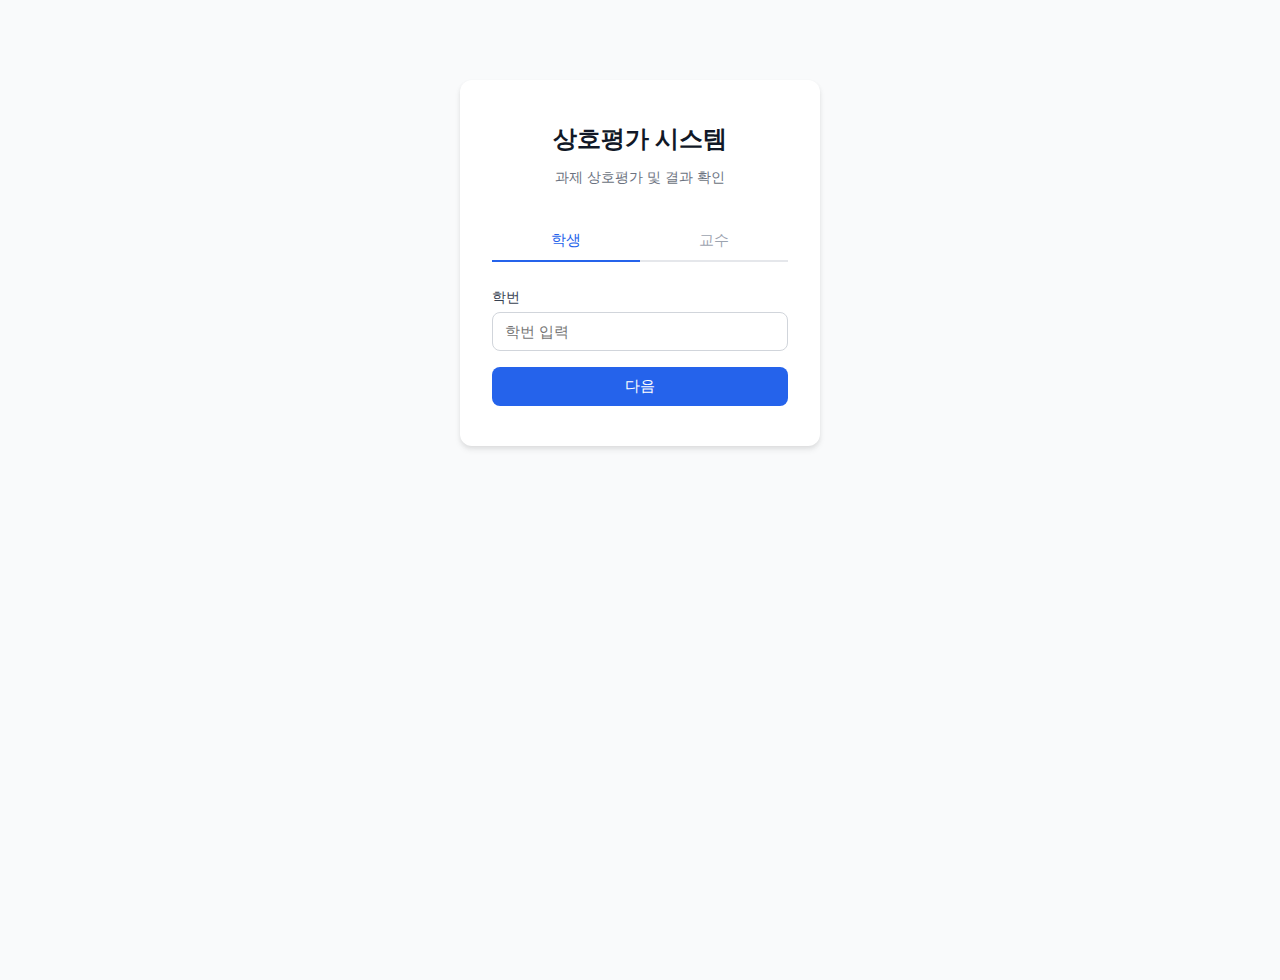
<file: student/dashboard.html>
<!DOCTYPE html>
<html lang="ko">
<head>
  <meta charset="UTF-8">
  <meta name="viewport" content="width=device-width, initial-scale=1.0">
  <meta http-equiv="Cache-Control" content="no-cache, no-store, must-revalidate">
  <meta http-equiv="Pragma" content="no-cache">
  <meta http-equiv="Expires" content="0">
  <title>학생 대시보드 - 상호평가</title>
  <link rel="stylesheet" href="../css/style.css?v=20260216d">
</head>
<body>
  <div class="app-container">
    <div class="app-header">
      <h1>상호평가 시스템</h1>
      <div class="user-info">
        <span id="user-name"></span>
        <button class="btn-logout" onclick="Auth.logout()">로그아웃</button>
      </div>
    </div>

    <div class="nav-tabs">
      <button class="nav-tab active" onclick="showSection('assignments')">과제 목록</button>
      <button class="nav-tab" onclick="showSection('results')">내 결과</button>
    </div>

    <div id="alert-area"></div>

    <div id="section-assignments">
      <div id="assignments-loading" class="loading">
        <div class="spinner"></div>
        <span>과제 목록을 불러오는 중...</span>
      </div>
      <div id="assignments-list"></div>
    </div>

    <div id="section-results" style="display:none;">
      <div id="results-loading" class="loading">
        <div class="spinner"></div>
        <span>결과를 불러오는 중...</span>
      </div>
      <div id="results-list"></div>
    </div>
  </div>

  <script src="../js/api.js?v=20260216d"></script>
  <script src="../js/auth.js?v=20260216d"></script>
  <script>
    if (!Auth.requireStudent()) throw new Error('Redirect');

    document.getElementById('user-name').textContent = Auth.getUserName() + ' (' + Auth.getStudentId() + ')';

    function showSection(name) {
      document.querySelectorAll('.nav-tab').forEach((t, i) => {
        t.classList.toggle('active', (name === 'assignments' && i === 0) || (name === 'results' && i === 1));
      });
      document.getElementById('section-assignments').style.display = name === 'assignments' ? '' : 'none';
      document.getElementById('section-results').style.display = name === 'results' ? '' : 'none';
      clearAlert();
      if (name === 'assignments') loadAssignments();
      if (name === 'results') loadResults();
    }

    function showAlert(msg, type) {
      document.getElementById('alert-area').innerHTML = '<div class="alert alert-' + type + '">' + msg + '</div>';
    }
    function clearAlert() { document.getElementById('alert-area').innerHTML = ''; }

    function escapeHtml(text) {
      const d = document.createElement('div');
      d.textContent = text || '';
      return d.innerHTML;
    }

    function getStatusBadge(status) {
      const map = {
        '대기': 'badge-waiting',
        '제출중': 'badge-submitting',
        '평가중': 'badge-evaluating',
        '평가완료': 'badge-eval-done',
        '확정': 'badge-finalized'
      };
      return '<span class="badge ' + (map[status] || 'badge-waiting') + '">' + status + '</span>';
    }

    // ─── 마감 여부 판단 ───
    function isBeforeDeadline(deadlineStr) {
      if (!deadlineStr) return true; // 마감일 미설정이면 제출 가능
      const d = new Date(deadlineStr);
      if (isNaN(d.getTime())) return true;
      return new Date() <= d;
    }

    function formatDeadline(deadlineStr) {
      if (!deadlineStr) return '미정';
      const d = new Date(deadlineStr);
      if (isNaN(d.getTime())) return String(deadlineStr);
      return d.toLocaleString('ko-KR', { timeZone: 'Asia/Seoul', year:'numeric', month:'2-digit', day:'2-digit', hour:'2-digit', minute:'2-digit' });
    }

    // ─── 과제 목록 ───
    async function loadAssignments() {
      const container = document.getElementById('assignments-list');
      const loading = document.getElementById('assignments-loading');
      loading.style.display = '';
      container.innerHTML = '';

      try {
        const r = await API.getMyAssignments(Auth.getStudentId(), Auth.getPassword(), Auth.getCourseId());
        loading.style.display = 'none';

        if (!r.success) { container.innerHTML = '<div class="alert alert-error">' + escapeHtml(r.error) + '</div>'; return; }
        if (r.assignments.length === 0) {
          container.innerHTML = '<div class="empty-state"><div class="empty-icon">📋</div><p>등록된 과제가 없습니다.</p></div>';
          return;
        }

        let html = '';
        r.assignments.forEach(a => {
          html += renderAssignmentCard(a);
        });
        container.innerHTML = html;
      } catch (err) {
        loading.style.display = 'none';
        container.innerHTML = '<div class="alert alert-error">오류: ' + escapeHtml(err.message) + '</div>';
      }
    }

    function renderAssignmentCard(a) {
      const canSubmit = (a.status === '대기' || a.status === '제출중') && isBeforeDeadline(a.submitDeadline);
      const hasSubmitted = a.mySubmission !== null;
      const deadlinePassed = !isBeforeDeadline(a.submitDeadline);

      let html = '<div class="card" style="margin-bottom:16px;">';

      // ── 헤더: 과제명 + 상태 뱃지 ──
      html += '<div style="display:flex;justify-content:space-between;align-items:flex-start;flex-wrap:wrap;gap:8px;margin-bottom:12px;">';
      html += '  <h3 style="font-size:1.1rem;margin:0;">' + escapeHtml(a.name) + '</h3>';
      html += '  <div>' + getStatusBadge(a.status) + '</div>';
      html += '</div>';

      // ── 제출중/대기 상태: 상세 정보 + 제출 UI ──
      if (a.status === '대기' || a.status === '제출중') {

        // 과제 설명
        if (a.description) {
          html += '<div style="background:var(--gray-50);border-radius:8px;padding:12px;margin-bottom:12px;">';
          html += '  <div style="font-size:0.8125rem;font-weight:600;color:var(--gray-500);margin-bottom:4px;">과제 설명</div>';
          html += '  <div style="font-size:0.9rem;color:var(--gray-700);white-space:pre-wrap;">' + escapeHtml(a.description) + '</div>';
          html += '</div>';
        }

        // 채점 기준
        if (a.criteria) {
          html += '<div style="background:#fef3c7;border-radius:8px;padding:12px;margin-bottom:12px;">';
          html += '  <div style="font-size:0.8125rem;font-weight:600;color:#92400e;margin-bottom:4px;">채점 기준 (최대 ' + (a.maxScore || 100) + '점)</div>';
          html += '  <div style="font-size:0.875rem;color:#78350f;white-space:pre-wrap;">' + escapeHtml(a.criteria) + '</div>';
          html += '</div>';
        }

        // 마감일
        html += '<div style="font-size:0.8125rem;color:var(--gray-500);margin-bottom:12px;">';
        html += '  제출 마감: <strong>' + formatDeadline(a.submitDeadline) + '</strong>';
        if (deadlinePassed) {
          html += ' <span style="color:var(--danger);font-weight:600;">(마감됨)</span>';
        }
        html += '</div>';

        // 제출 상태 + UI
        if (hasSubmitted && !canSubmit) {
          // 마감 지남 + 이미 제출함
          html += '<div style="display:flex;align-items:center;gap:8px;padding:8px 12px;background:#d1fae5;border-radius:8px;">';
          html += '  <span class="badge badge-finalized">제출 완료</span>';
          html += '  <a href="' + escapeHtml(a.mySubmission.link) + '" target="_blank" style="color:var(--primary);font-size:0.875rem;text-decoration:underline;">제출한 링크 보기</a>';
          html += '</div>';
        } else if (hasSubmitted && canSubmit) {
          // 이미 제출 + 아직 마감 전 → 제출 완료 표시 + 다시 제출 버튼
          html += '<div id="submission-status-' + a.assignmentId + '">';
          html += '  <div style="display:flex;align-items:center;gap:8px;padding:8px 12px;background:#d1fae5;border-radius:8px;margin-bottom:8px;">';
          html += '    <span class="badge badge-finalized">제출 완료</span>';
          html += '    <a href="' + escapeHtml(a.mySubmission.link) + '" target="_blank" style="color:var(--primary);font-size:0.875rem;text-decoration:underline;">제출한 링크 보기</a>';
          html += '  </div>';
          html += '  <button class="btn btn-secondary btn-sm" onclick="showResubmitForm(\'' + a.assignmentId + '\')">다시 제출</button>';
          html += '</div>';
          // 숨겨진 재제출 폼
          html += '<div id="resubmit-form-' + a.assignmentId + '" style="display:none;margin-top:8px;">';
          html += renderSubmitForm(a.assignmentId);
          html += '</div>';
        } else if (!hasSubmitted && canSubmit) {
          // 미제출 + 마감 전 → 제출 폼
          html += '<div id="submit-form-' + a.assignmentId + '">';
          html += renderSubmitForm(a.assignmentId);
          html += '</div>';
        } else {
          // 미제출 + 마감 지남
          html += '<div style="padding:8px 12px;background:#fee2e2;border-radius:8px;font-size:0.875rem;color:#991b1b;">';
          html += '  미제출 (마감 시간이 지났습니다)';
          html += '</div>';
        }

      } else if (a.status === '평가중') {
        // ── 평가 중 상태 ──
        if (a.description) {
          html += '<p style="font-size:0.8125rem;color:var(--gray-500);margin-bottom:8px;">' + escapeHtml(a.description) + '</p>';
        }
        html += '<div style="font-size:0.8125rem;color:var(--gray-500);margin-bottom:8px;">평가 마감: ' + formatDeadline(a.evalDeadline) + '</div>';

        if (hasSubmitted) {
          html += '<div style="display:flex;align-items:center;gap:8px;margin-bottom:8px;">';
          html += '  <span class="badge badge-finalized">제출 완료</span>';
          html += '  <a href="' + escapeHtml(a.mySubmission.link) + '" target="_blank" style="color:var(--primary);font-size:0.8125rem;">내 제출물 보기</a>';
          html += '</div>';
        }

        // 평가 액션
        html += '<div style="margin-top:4px;display:flex;align-items:center;gap:8px;">';
        if (a.myEvalStatus === 'completed') {
          html += '<span class="badge badge-finalized">평가 완료</span>';
          html += '<a href="evaluate.html?id=' + a.assignmentId + '" class="btn btn-secondary btn-sm">평가 수정</a>';
        } else if (a.myEvalStatus === 'pending') {
          html += '<a href="evaluate.html?id=' + a.assignmentId + '" class="btn btn-primary btn-sm">평가하기</a>';
        } else {
          html += '<span class="badge badge-waiting">미배정</span>';
        }
        html += '</div>';

      } else if (a.status === '확정') {
        // ── 확정 상태 ──
        if (a.description) {
          html += '<p style="font-size:0.8125rem;color:var(--gray-500);margin-bottom:8px;">' + escapeHtml(a.description) + '</p>';
        }
        if (hasSubmitted) {
          html += '<div style="display:flex;align-items:center;gap:8px;margin-bottom:8px;">';
          html += '  <span class="badge badge-finalized">제출 완료</span>';
          html += '  <a href="' + escapeHtml(a.mySubmission.link) + '" target="_blank" style="color:var(--primary);font-size:0.8125rem;">내 제출물 보기</a>';
          html += '</div>';
        }
        html += '<div style="margin-top:4px;">';
        html += '  <a href="results.html?id=' + a.assignmentId + '" class="btn btn-secondary btn-sm">결과 보기</a>';
        html += '</div>';

      } else {
        // 평가완료 등
        if (a.description) {
          html += '<p style="font-size:0.8125rem;color:var(--gray-500);margin-bottom:8px;">' + escapeHtml(a.description) + '</p>';
        }
        html += '<div style="font-size:0.8125rem;color:var(--gray-500);">결과 확정 대기 중</div>';
      }

      html += '</div>';
      return html;
    }

    function renderSubmitForm(assignmentId) {
      let html = '';
      html += '<div style="border:1px solid var(--gray-200);border-radius:8px;padding:12px;background:white;">';
      html += '  <div class="form-group" style="margin-bottom:8px;">';
      html += '    <label for="submit-url-' + assignmentId + '" style="font-size:0.875rem;font-weight:600;">과제 문서 URL</label>';
      html += '    <input type="url" id="submit-url-' + assignmentId + '" placeholder="https://docs.google.com/document/d/..." style="width:100%;padding:8px 12px;border:1px solid var(--gray-300);border-radius:6px;font-size:0.875rem;">';
      html += '  </div>';
      html += '  <div style="font-size:0.75rem;color:#92400e;background:#fef3c7;padding:8px 10px;border-radius:6px;margin-bottom:8px;">';
      html += '    ⚠ <strong>블라인드 평가 안내:</strong> 상호평가는 익명으로 진행됩니다. 과제 결과물에 <strong>이름, 학번 등 본인을 식별할 수 있는 표식을 포함하지 마세요.</strong>';
      html += '  </div>';
      html += '  <p style="font-size:0.75rem;color:var(--gray-500);margin-bottom:10px;">';
      html += '    구글 문서/드라이브 링크를 입력하세요. <strong>반드시 "링크가 있는 모든 사용자" 또는 "@kookmin.ac.kr" 도메인에 읽기 권한</strong>을 부여해주세요.';
      html += '  </p>';
      html += '  <button class="btn btn-primary btn-sm" id="btn-submit-' + assignmentId + '" onclick="submitAssignmentAction(\'' + assignmentId + '\')">제출하기</button>';
      html += '  <span id="submit-status-' + assignmentId + '" style="margin-left:8px;font-size:0.8125rem;"></span>';
      html += '</div>';
      return html;
    }

    function showResubmitForm(assignmentId) {
      var statusEl = document.getElementById('submission-status-' + assignmentId);
      var formEl = document.getElementById('resubmit-form-' + assignmentId);
      if (statusEl) statusEl.style.display = 'none';
      if (formEl) formEl.style.display = '';
    }

    async function submitAssignmentAction(assignmentId) {
      var urlInput = document.getElementById('submit-url-' + assignmentId);
      var btn = document.getElementById('btn-submit-' + assignmentId);
      var status = document.getElementById('submit-status-' + assignmentId);
      var link = urlInput.value.trim();

      if (!link) {
        status.textContent = 'URL을 입력해주세요.';
        status.style.color = 'var(--danger)';
        return;
      }

      if (!link.match(/^https?:\/\//i)) {
        status.textContent = 'http:// 또는 https://로 시작하는 URL을 입력해주세요.';
        status.style.color = 'var(--danger)';
        return;
      }

      btn.disabled = true;
      btn.textContent = '제출 중...';
      status.textContent = '';

      try {
        var r = await API.submitAssignment(
          Auth.getStudentId(), Auth.getPassword(), Auth.getCourseId(),
          assignmentId, link
        );
        if (r.success) {
          showAlert(r.message, 'success');
          // 과제 목록 새로고침
          loadAssignments();
        } else {
          status.textContent = r.error;
          status.style.color = 'var(--danger)';
        }
      } catch (err) {
        status.textContent = '오류: ' + err.message;
        status.style.color = 'var(--danger)';
      } finally {
        btn.disabled = false;
        btn.textContent = '제출하기';
      }
    }

    // ─── 결과 보기 (v2.3: 모든 과제 상태 표시) ───
    async function loadResults() {
      const container = document.getElementById('results-list');
      const loading = document.getElementById('results-loading');
      loading.style.display = '';
      container.innerHTML = '';

      try {
        const r = await API.getMyResults(Auth.getStudentId(), Auth.getPassword(), Auth.getCourseId());
        loading.style.display = 'none';

        if (!r.success) { container.innerHTML = '<div class="alert alert-error">' + escapeHtml(r.error) + '</div>'; return; }
        if (r.results.length === 0) {
          container.innerHTML = '<div class="empty-state"><div class="empty-icon">📊</div><p>등록된 과제가 없습니다.</p></div>';
          return;
        }

        let html = '';
        r.results.forEach(res => {
          html += '<div class="card" style="margin-bottom:12px;">';

          if (res.status === '제출중') {
            // 제출 진행 중
            html += '<div style="display:flex;align-items:center;gap:8px;margin-bottom:8px;">';
            html += '  <span style="font-size:1.1rem;">📋</span>';
            html += '  <h3 style="font-size:1rem;margin:0;">' + escapeHtml(res.assignmentName) + '</h3>';
            html += '  ' + getStatusBadge('제출중');
            html += '</div>';
            html += '<div style="font-size:0.8125rem;color:var(--gray-500);margin-bottom:4px;">제출 마감: ' + formatDeadline(res.submitDeadline) + '</div>';
            if (!res.submitted) {
              html += '<div style="font-size:0.875rem;color:#92400e;background:#fef3c7;padding:8px 12px;border-radius:6px;">아직 제출하지 않았습니다.</div>';
            } else {
              html += '<div style="font-size:0.875rem;color:#065f46;background:#d1fae5;padding:8px 12px;border-radius:6px;">✅ 제출 완료</div>';
            }

          } else if (res.status === '평가중') {
            // 상호평가 진행 중
            html += '<div style="display:flex;align-items:center;gap:8px;margin-bottom:8px;">';
            html += '  <span style="font-size:1.1rem;">📝</span>';
            html += '  <h3 style="font-size:1rem;margin:0;">' + escapeHtml(res.assignmentName) + '</h3>';
            html += '  ' + getStatusBadge('평가중');
            html += '</div>';
            html += '<div style="font-size:0.8125rem;color:var(--gray-500);margin-bottom:4px;">평가 마감: ' + formatDeadline(res.evalDeadline) + '</div>';
            if (!res.submitted) {
              html += '<div style="font-size:0.875rem;color:#991b1b;background:#fee2e2;padding:8px 12px;border-radius:6px;">미제출 — 이 과제는 제출하지 않아 상호평가에서 제외되었습니다.</div>';
            } else {
              html += '<div style="font-size:0.875rem;color:#1e40af;background:#dbeafe;padding:8px 12px;border-radius:6px;">평가가 종료되고 교수가 결과를 확정하면 점수를 확인할 수 있습니다.</div>';
            }

          } else if (res.status === '평가완료') {
            // 교수 확정 대기
            html += '<div style="display:flex;align-items:center;gap:8px;margin-bottom:8px;">';
            html += '  <span style="font-size:1.1rem;">⏳</span>';
            html += '  <h3 style="font-size:1rem;margin:0;">' + escapeHtml(res.assignmentName) + '</h3>';
            html += '  ' + getStatusBadge('평가완료');
            html += '</div>';
            if (!res.submitted) {
              html += '<div style="font-size:0.875rem;color:#991b1b;background:#fee2e2;padding:8px 12px;border-radius:6px;">미제출 종료 — 이 과제는 제출하지 않아 평가 결과가 없습니다.</div>';
            } else {
              html += '<div style="font-size:0.875rem;color:#1e40af;background:#dbeafe;padding:8px 12px;border-radius:6px;">교수가 결과를 확정하면 평가 결과를 확인할 수 있습니다.</div>';
            }

          } else if (res.status === '확정') {
            // 확정 — 결과 표시
            html += '<div style="display:flex;align-items:center;gap:8px;margin-bottom:8px;">';
            html += '  <span style="font-size:1.1rem;">✅</span>';
            html += '  <h3 style="font-size:1rem;margin:0;">' + escapeHtml(res.assignmentName) + '</h3>';
            html += '  ' + getStatusBadge('확정');
            html += '</div>';

            if (!res.submitted) {
              html += '<div style="font-size:0.875rem;color:#991b1b;background:#fee2e2;padding:8px 12px;border-radius:6px;">미제출 종료 — 이 과제는 제출하지 않아 평가 결과가 없습니다.</div>';
            } else {
              // 받은 평가 점수
              const avgScore = res.receivedScores.length > 0
                ? (res.receivedScores.reduce((s, e) => s + Number(e.score), 0) / res.receivedScores.length).toFixed(1)
                : '-';

              html += '<h4 style="font-size:0.9rem;color:var(--gray-600);margin-bottom:12px;">받은 평가 (상호평가 평균: ' + avgScore + '점)</h4>';

              res.receivedScores.forEach((ev, idx) => {
                html += '<div class="result-item">';
                html += '  <div class="score-label">평가 ' + (idx + 1) + '</div>';
                html += '  <div class="score-value">' + ev.score + '점</div>';
                html += '  <div class="comment-text">' + escapeHtml(ev.comment) + '</div>';
                html += '</div>';
              });

              if (res.professorScore !== null) {
                html += '<div class="result-item professor-eval">';
                html += '  <div class="score-label">교수 평가</div>';
                html += '  <div class="score-value">' + res.professorScore + '점</div>';
                html += '  <div class="comment-text">' + escapeHtml(res.professorComment || '') + '</div>';
                html += '</div>';
              }
            }
          }

          html += '</div>';
        });
        container.innerHTML = html;
      } catch (err) {
        loading.style.display = 'none';
        container.innerHTML = '<div class="alert alert-error">오류: ' + escapeHtml(err.message) + '</div>';
      }
    }

    // 초기 로드
    loadAssignments();
  </script>
</body>
</html>
</file>
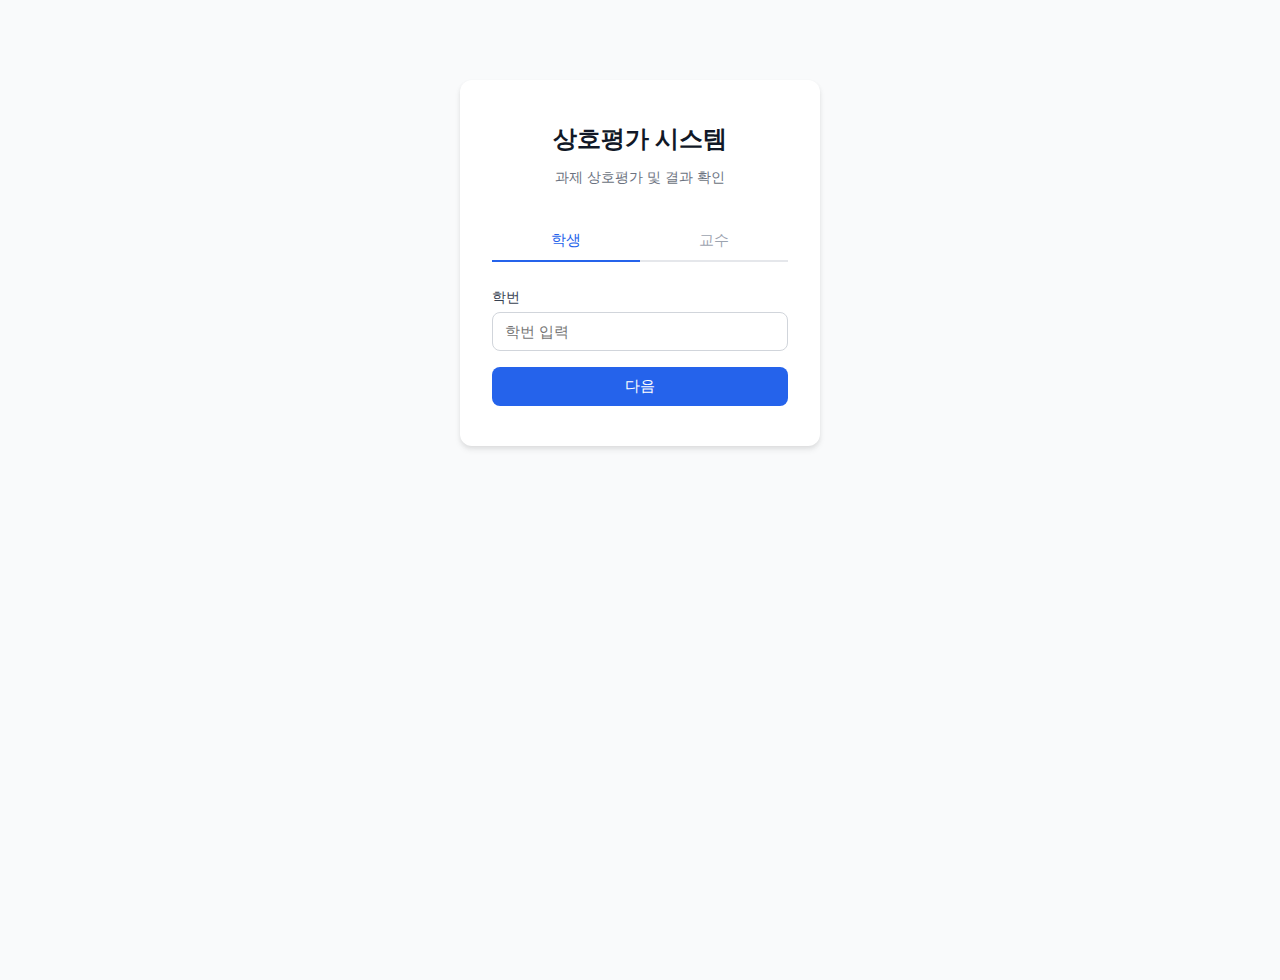
<file: student/evaluate.html>
<!DOCTYPE html>
<html lang="ko">
<head>
  <meta charset="UTF-8">
  <meta name="viewport" content="width=device-width, initial-scale=1.0">
  <meta http-equiv="Cache-Control" content="no-cache, no-store, must-revalidate">
  <meta http-equiv="Pragma" content="no-cache">
  <meta http-equiv="Expires" content="0">
  <title>평가 수행 - 상호평가</title>
  <link rel="stylesheet" href="../css/style.css?v=20260216d">
</head>
<body>
  <div class="app-container">
    <div class="app-header">
      <h1>상호평가 시스템</h1>
      <div class="user-info">
        <span id="user-name"></span>
        <button class="btn-logout" onclick="Auth.logout()">로그아웃</button>
      </div>
    </div>

    <div style="margin-bottom:16px;">
      <a href="dashboard.html" class="btn btn-secondary btn-sm">&larr; 대시보드로</a>
    </div>

    <div id="loading" class="loading">
      <div class="spinner"></div>
      <span>평가 대상을 불러오는 중...</span>
    </div>

    <div id="alert-area"></div>
    <div id="criteria-area"></div>
    <div id="eval-area"></div>
  </div>

  <script src="../js/api.js?v=20260216d"></script>
  <script src="../js/auth.js?v=20260216d"></script>
  <script>
    if (!Auth.requireStudent()) throw new Error('Redirect');

    document.getElementById('user-name').textContent = Auth.getUserName() + ' (' + Auth.getStudentId() + ')';

    const params = new URLSearchParams(window.location.search);
    const assignmentId = params.get('id');

    if (!assignmentId) {
      window.location.href = 'dashboard.html';
    }

    let targets = [];
    let minScore = 0, maxScore = 100;

    async function loadTargets() {
      const loading = document.getElementById('loading');
      try {
        const r = await API.getEvaluationTargets(Auth.getStudentId(), Auth.getPassword(), assignmentId, Auth.getCourseId());
        loading.style.display = 'none';

        if (!r.success) {
          document.getElementById('alert-area').innerHTML = `<div class="alert alert-error">${r.error}</div>`;
          return;
        }

        targets = r.targets;
        minScore = r.minScore || 0;
        maxScore = r.maxScore || 100;

        // 채점 기준 표시
        if (r.criteria) {
          document.getElementById('criteria-area').innerHTML = `
            <div class="card">
              <div class="card-title">채점 기준</div>
              <p style="font-size:0.9rem;line-height:1.8;white-space:pre-wrap;">${escapeHtml(r.criteria)}</p>
              <p style="font-size:0.8125rem;color:var(--gray-500);margin-top:8px;">점수 범위: ${minScore} ~ ${maxScore}점 (정수만 입력)</p>
            </div>
          `;
        }

        renderTargets();
      } catch (err) {
        loading.style.display = 'none';
        document.getElementById('alert-area').innerHTML = `<div class="alert alert-error">오류: ${err.message}</div>`;
      }
    }

    function renderTargets() {
      let html = '';
      targets.forEach((t, idx) => {
        const isCompleted = t.score !== null && t.score !== undefined;
        // 블라인드: targetLabel ("학생 1", "학생 2") 사용, 학번/이름 절대 노출 안 함
        const label = t.targetLabel || ('학생 ' + (idx + 1));

        html += `<div class="eval-target" id="target-${idx}">`;
        html += `  <div class="target-header">`;
        html += `    <span class="target-name">평가 대상 ${idx + 1}: ${escapeHtml(label)}</span>`;
        html += `    ${isCompleted ? '<span class="badge badge-finalized">평가 완료</span>' : '<span class="badge badge-evaluating">미완료</span>'}`;
        html += `  </div>`;
        html += `  <p style="margin-bottom:12px;">`;
        html += `    <a href="${escapeHtml(t.submissionLink)}" target="_blank" class="submission-link">📎 과제물 보기 (새 탭)</a>`;
        html += `  </p>`;

        if (isCompleted) {
          // 완료 상태: 기존 점수/서술평 요약 + [평가 수정] 버튼
          html += `<div id="eval-summary-${idx}" style="background:var(--gray-50);border-radius:8px;padding:12px;margin-bottom:8px;">`;
          html += `  <div style="font-size:0.875rem;"><strong>점수:</strong> ${t.score}점 &nbsp; <strong>서술평:</strong> ${escapeHtml(t.comment || '').substring(0, 50)}${(t.comment || '').length > 50 ? '...' : ''}</div>`;
          html += `</div>`;
          html += `<button class="btn btn-secondary btn-sm" onclick="showEditForm(${idx})" id="btn-edit-${idx}">평가 수정</button>`;
          // 숨겨진 수정 폼
          html += `<div id="eval-form-${idx}" style="display:none;margin-top:12px;">`;
          html += renderEvalForm(idx, t.score, t.comment || '');
          html += `</div>`;
        } else {
          // 미완료 상태: 바로 폼 표시
          html += `<div id="eval-form-${idx}">`;
          html += renderEvalForm(idx, '', '');
          html += `</div>`;
        }

        html += `</div>`;
      });

      // 전체 완료 여부 안내
      const allDone = targets.every(t => t.score !== null && t.score !== undefined);
      if (allDone) {
        html = `<div class="alert alert-success" style="margin-bottom:16px;">모든 평가를 완료했습니다! 평가 마감 전까지 [평가 수정] 버튼으로 수정할 수 있습니다.</div>` + html;
      }

      document.getElementById('eval-area').innerHTML = html;

      // 초기 글자수 업데이트
      targets.forEach((_, idx) => {
        const textarea = document.getElementById('comment-' + idx);
        if (textarea) updateCharCount(idx);
      });
    }

    function renderEvalForm(idx, scoreVal, commentVal) {
      const isEdit = scoreVal !== '' && scoreVal !== null && scoreVal !== undefined;
      let html = '';
      html += `<div class="form-group">`;
      html += `  <label>점수 (${minScore}~${maxScore})</label>`;
      html += `  <input type="number" id="score-${idx}" min="${minScore}" max="${maxScore}" step="1"`;
      html += `         value="${isEdit ? scoreVal : ''}" placeholder="${minScore}~${maxScore} 사이 정수">`;
      html += `</div>`;
      html += `<div class="form-group">`;
      html += `  <label>서술평 (최소 20자)</label>`;
      html += `  <textarea id="comment-${idx}" placeholder="평가 의견을 상세히 작성해주세요..."`;
      html += `            oninput="updateCharCount(${idx})">${escapeHtml(commentVal)}</textarea>`;
      html += `  <div class="char-count" id="char-count-${idx}">0자 / 최소 20자</div>`;
      html += `</div>`;
      html += `<button class="btn btn-primary" onclick="submitEval(${idx})" id="btn-submit-${idx}">`;
      html += isEdit ? '수정하기' : '제출하기';
      html += `</button>`;
      html += `<span id="submit-status-${idx}" style="margin-left:8px;font-size:0.8125rem;"></span>`;
      return html;
    }

    function showEditForm(idx) {
      const summary = document.getElementById('eval-summary-' + idx);
      const editBtn = document.getElementById('btn-edit-' + idx);
      const form = document.getElementById('eval-form-' + idx);
      if (summary) summary.style.display = 'none';
      if (editBtn) editBtn.style.display = 'none';
      if (form) form.style.display = '';
      // 글자수 업데이트
      updateCharCount(idx);
    }

    function updateCharCount(idx) {
      const textarea = document.getElementById('comment-' + idx);
      const counter = document.getElementById('char-count-' + idx);
      if (!textarea || !counter) return;
      const len = textarea.value.length;
      counter.textContent = len + '자 / 최소 20자';
      counter.className = 'char-count' + (len < 20 ? ' warn' : '');
    }

    async function submitEval(idx) {
      const target = targets[idx];
      const scoreInput = document.getElementById('score-' + idx);
      const commentInput = document.getElementById('comment-' + idx);
      const score = scoreInput.value;
      const comment = commentInput.value;

      // 클라이언트 측 유효성 검사
      if (score === '') { alert('점수를 입력해주세요.'); return; }
      const numScore = Number(score);
      if (!Number.isInteger(numScore) || numScore < minScore || numScore > maxScore) {
        alert(`점수는 ${minScore}~${maxScore} 사이의 정수여야 합니다.`);
        return;
      }
      if (comment.trim().length < 20) {
        alert('서술평은 최소 20자 이상이어야 합니다.');
        return;
      }

      const btn = document.getElementById('btn-submit-' + idx);
      btn.disabled = true;
      btn.textContent = '제출 중...';

      try {
        // 블라인드: targetIndex를 전송 (학번 대신)
        const r = await API.submitEvaluation(
          Auth.getStudentId(), Auth.getPassword(),
          assignmentId, target.targetIndex, numScore, comment.trim(),
          Auth.getCourseId()
        );

        if (!r.success) {
          alert('오류: ' + r.error);
          btn.disabled = false;
          btn.textContent = target.score !== null ? '수정하기' : '제출하기';
          return;
        }

        // 성공 시 상태 업데이트
        targets[idx].score = numScore;
        targets[idx].comment = comment.trim();
        renderTargets();

        document.getElementById('alert-area').innerHTML =
          '<div class="alert alert-success">평가가 저장되었습니다.</div>';
      } catch (err) {
        alert('서버 오류: ' + err.message);
        btn.disabled = false;
        btn.textContent = target.score !== null ? '수정하기' : '제출하기';
      }
    }

    function escapeHtml(text) {
      const d = document.createElement('div');
      d.textContent = text || '';
      return d.innerHTML;
    }

    loadTargets();
  </script>
</body>
</html>
</file>
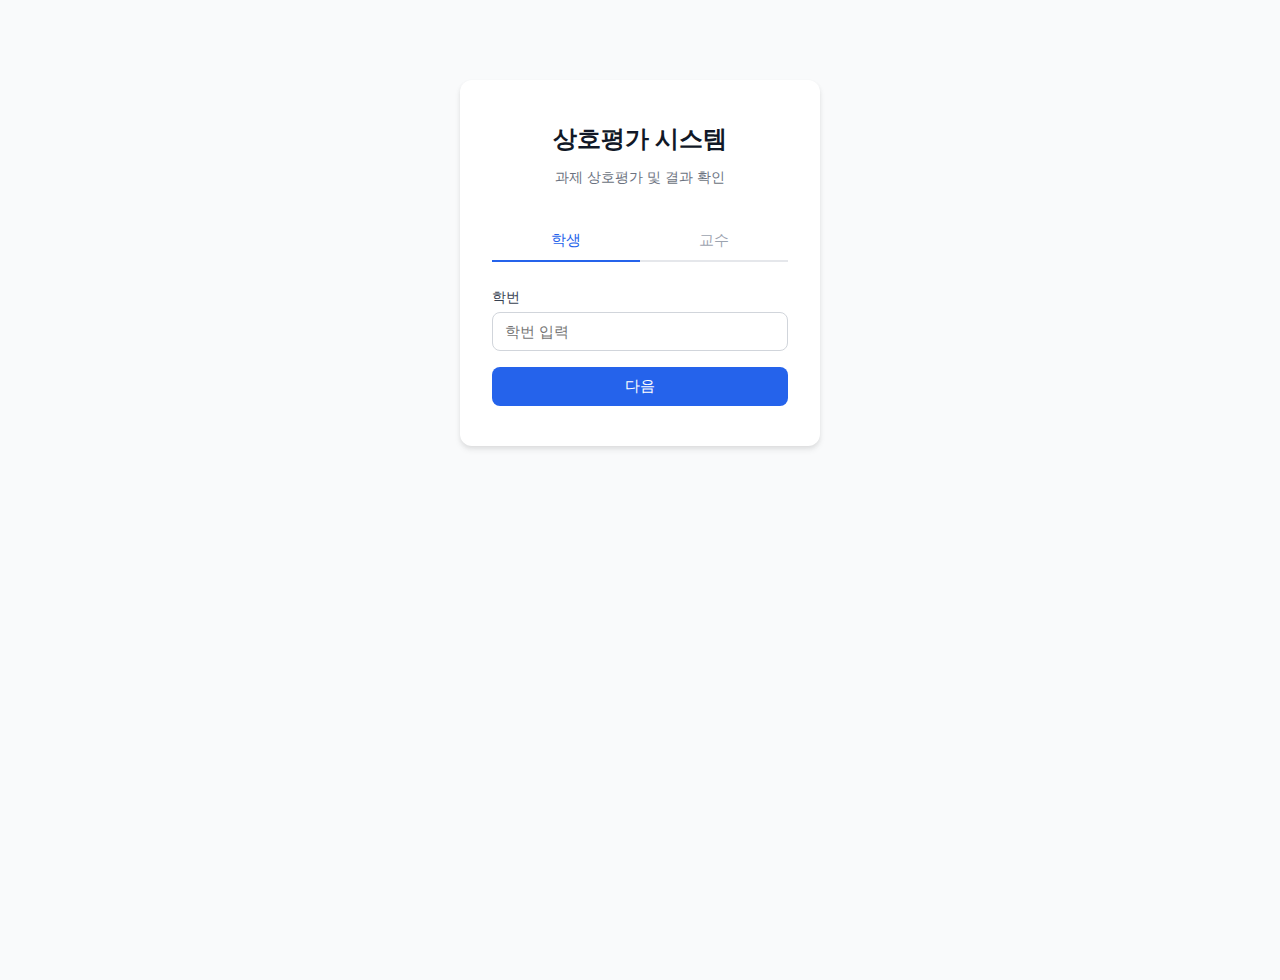
<file: student/results.html>
<!DOCTYPE html>
<html lang="ko">
<head>
  <meta charset="UTF-8">
  <meta name="viewport" content="width=device-width, initial-scale=1.0">
  <meta http-equiv="Cache-Control" content="no-cache, no-store, must-revalidate">
  <meta http-equiv="Pragma" content="no-cache">
  <meta http-equiv="Expires" content="0">
  <title>내 결과 - 상호평가</title>
  <link rel="stylesheet" href="../css/style.css?v=20260216">
</head>
<body>
  <div class="app-container">
    <div class="app-header">
      <h1>상호평가 시스템</h1>
      <div class="user-info">
        <span id="user-name"></span>
        <button class="btn-logout" onclick="Auth.logout()">로그아웃</button>
      </div>
    </div>

    <div style="margin-bottom:16px;">
      <a href="dashboard.html" class="btn btn-secondary btn-sm">&larr; 대시보드로</a>
    </div>

    <div id="loading" class="loading">
      <div class="spinner"></div>
      <span>결과를 불러오는 중...</span>
    </div>
    <div id="content"></div>
  </div>

  <script src="../js/api.js?v=20260216"></script>
  <script src="../js/auth.js?v=20260216"></script>
  <script>
    if (!Auth.requireStudent()) throw new Error('Redirect');
    document.getElementById('user-name').textContent = Auth.getUserName() + ' (' + Auth.getStudentId() + ')';

    const params = new URLSearchParams(window.location.search);
    const assignmentId = params.get('id');

    async function loadResults() {
      const loading = document.getElementById('loading');
      const content = document.getElementById('content');

      try {
        const r = await API.getMyResults(Auth.getStudentId(), Auth.getPassword(), Auth.getCourseId());
        loading.style.display = 'none';

        if (!r.success) {
          content.innerHTML = `<div class="alert alert-error">${r.error}</div>`;
          return;
        }

        // 특정 과제 필터 또는 전체
        let results = r.results;
        if (assignmentId) {
          results = results.filter(res => res.assignmentId === assignmentId);
        }

        if (results.length === 0) {
          content.innerHTML = '<div class="empty-state"><div class="empty-icon">📊</div><p>확정된 결과가 없습니다.</p></div>';
          return;
        }

        let html = '';
        results.forEach(res => {
          const avgScore = res.receivedScores.length > 0
            ? (res.receivedScores.reduce((s, e) => s + Number(e.score), 0) / res.receivedScores.length).toFixed(1)
            : '-';

          html += `<div class="card">
            <div class="card-title">${escapeHtml(res.assignmentName)}</div>

            <div class="grid-3" style="margin-bottom:20px;">
              <div class="stat-card">
                <div class="stat-value">${avgScore}</div>
                <div class="stat-label">상호평가 평균</div>
              </div>
              <div class="stat-card">
                <div class="stat-value">${res.professorScore !== null ? res.professorScore : '-'}</div>
                <div class="stat-label">교수 평가</div>
              </div>
              <div class="stat-card">
                <div class="stat-value">${res.receivedScores.length}</div>
                <div class="stat-label">평가 받은 수</div>
              </div>
            </div>

            <h4 style="font-size:0.9rem;color:var(--gray-600);margin-bottom:12px;">상호평가 상세</h4>
          `;

          res.receivedScores.forEach((ev, idx) => {
            html += `
              <div class="result-item">
                <div class="score-label">익명 평가자 ${idx + 1}</div>
                <div class="score-value">${ev.score}점</div>
                <div class="comment-text">${escapeHtml(ev.comment)}</div>
              </div>
            `;
          });

          if (res.professorScore !== null) {
            html += `
              <h4 style="font-size:0.9rem;color:var(--gray-600);margin:16px 0 12px;">교수 평가</h4>
              <div class="result-item professor-eval">
                <div class="score-label">교수</div>
                <div class="score-value">${res.professorScore}점</div>
                <div class="comment-text">${escapeHtml(res.professorComment || '')}</div>
              </div>
            `;
          }

          html += '</div>';
        });
        content.innerHTML = html;
      } catch (err) {
        loading.style.display = 'none';
        content.innerHTML = `<div class="alert alert-error">오류: ${err.message}</div>`;
      }
    }

    function escapeHtml(text) {
      const d = document.createElement('div');
      d.textContent = text || '';
      return d.innerHTML;
    }

    loadResults();
  </script>
</body>
</html>
</file>
<file: css/style.css>
/* ============================================================
   상호평가 시스템 - 공통 스타일
   ============================================================ */

:root {
  --primary: #2563eb;
  --primary-dark: #1d4ed8;
  --primary-light: #dbeafe;
  --success: #16a34a;
  --success-light: #dcfce7;
  --warning: #d97706;
  --warning-light: #fef3c7;
  --danger: #dc2626;
  --danger-light: #fee2e2;
  --gray-50: #f9fafb;
  --gray-100: #f3f4f6;
  --gray-200: #e5e7eb;
  --gray-300: #d1d5db;
  --gray-400: #9ca3af;
  --gray-500: #6b7280;
  --gray-600: #4b5563;
  --gray-700: #374151;
  --gray-800: #1f2937;
  --gray-900: #111827;
  --radius: 8px;
  --shadow: 0 1px 3px rgba(0,0,0,0.1), 0 1px 2px rgba(0,0,0,0.06);
  --shadow-md: 0 4px 6px rgba(0,0,0,0.07), 0 2px 4px rgba(0,0,0,0.06);
}

* { box-sizing: border-box; margin: 0; padding: 0; }

body {
  font-family: -apple-system, BlinkMacSystemFont, 'Segoe UI', Roboto, 'Noto Sans KR', sans-serif;
  background: var(--gray-50);
  color: var(--gray-800);
  line-height: 1.6;
  min-height: 100vh;
}

/* Layout */
.app-container {
  max-width: 960px;
  margin: 0 auto;
  padding: 20px;
}

.app-header {
  background: var(--primary);
  color: white;
  padding: 16px 24px;
  display: flex;
  justify-content: space-between;
  align-items: center;
  border-radius: var(--radius);
  margin-bottom: 24px;
  box-shadow: var(--shadow-md);
}

.app-header h1 {
  font-size: 1.25rem;
  font-weight: 600;
}

.app-header .user-info {
  font-size: 0.875rem;
  display: flex;
  align-items: center;
  gap: 12px;
}

.btn-logout {
  background: rgba(255,255,255,0.2);
  border: 1px solid rgba(255,255,255,0.3);
  color: white;
  padding: 6px 14px;
  border-radius: var(--radius);
  cursor: pointer;
  font-size: 0.8125rem;
  transition: background 0.2s;
}
.btn-logout:hover { background: rgba(255,255,255,0.3); }

/* Cards */
.card {
  background: white;
  border-radius: var(--radius);
  box-shadow: var(--shadow);
  padding: 24px;
  margin-bottom: 20px;
}

.card-title {
  font-size: 1.125rem;
  font-weight: 600;
  margin-bottom: 16px;
  color: var(--gray-800);
  border-bottom: 2px solid var(--primary-light);
  padding-bottom: 8px;
}

/* Forms */
.form-group {
  margin-bottom: 16px;
}

.form-group label {
  display: block;
  font-size: 0.875rem;
  font-weight: 500;
  color: var(--gray-700);
  margin-bottom: 4px;
}

.form-group input,
.form-group textarea,
.form-group select {
  width: 100%;
  padding: 10px 12px;
  border: 1px solid var(--gray-300);
  border-radius: var(--radius);
  font-size: 0.9375rem;
  transition: border-color 0.2s, box-shadow 0.2s;
  background: white;
}

.form-group input:focus,
.form-group textarea:focus,
.form-group select:focus {
  outline: none;
  border-color: var(--primary);
  box-shadow: 0 0 0 3px var(--primary-light);
}

.form-group textarea {
  resize: vertical;
  min-height: 100px;
}

.form-group .char-count {
  font-size: 0.75rem;
  color: var(--gray-400);
  text-align: right;
  margin-top: 4px;
}
.form-group .char-count.warn { color: var(--danger); }

.form-group .hint {
  font-size: 0.75rem;
  color: var(--gray-400);
  margin-top: 2px;
}

/* Buttons */
.btn {
  display: inline-flex;
  align-items: center;
  justify-content: center;
  padding: 10px 20px;
  border-radius: var(--radius);
  font-size: 0.9375rem;
  font-weight: 500;
  cursor: pointer;
  border: none;
  transition: all 0.2s;
  gap: 6px;
  text-decoration: none;
}
.btn:disabled {
  opacity: 0.5;
  cursor: not-allowed;
}

.btn-primary { background: var(--primary); color: white; }
.btn-primary:hover:not(:disabled) { background: var(--primary-dark); }

.btn-success { background: var(--success); color: white; }
.btn-success:hover:not(:disabled) { background: #15803d; }

.btn-danger { background: var(--danger); color: white; }
.btn-danger:hover:not(:disabled) { background: #b91c1c; }

.btn-warning { background: var(--warning); color: white; }
.btn-warning:hover:not(:disabled) { background: #b45309; }

.btn-secondary {
  background: white;
  color: var(--gray-700);
  border: 1px solid var(--gray-300);
}
.btn-secondary:hover:not(:disabled) { background: var(--gray-50); }

.btn-sm {
  padding: 6px 12px;
  font-size: 0.8125rem;
}

.btn-block {
  width: 100%;
}

/* Status badges */
.badge {
  display: inline-block;
  padding: 2px 10px;
  border-radius: 100px;
  font-size: 0.75rem;
  font-weight: 600;
}
.badge-waiting { background: var(--gray-200); color: var(--gray-600); }
.badge-submitting { background: var(--primary-light); color: var(--primary); }
.badge-evaluating { background: var(--warning-light); color: var(--warning); }
.badge-eval-done { background: var(--success-light); color: var(--success); }
.badge-finalized { background: var(--success); color: white; }

/* Tables */
.table-wrapper {
  overflow-x: auto;
}

table {
  width: 100%;
  border-collapse: collapse;
  font-size: 0.875rem;
}

th, td {
  padding: 10px 12px;
  text-align: left;
  border-bottom: 1px solid var(--gray-200);
}

th {
  background: var(--gray-50);
  font-weight: 600;
  color: var(--gray-600);
  font-size: 0.8125rem;
  text-transform: none;
  white-space: nowrap;
}

tr:hover td { background: var(--gray-50); }

/* Login page */
.login-container {
  max-width: 400px;
  margin: 80px auto;
  padding: 0 20px;
}

.login-card {
  background: white;
  border-radius: 12px;
  box-shadow: var(--shadow-md);
  padding: 40px 32px;
  text-align: center;
}

.login-card h1 {
  font-size: 1.5rem;
  margin-bottom: 8px;
  color: var(--gray-900);
}

.login-card .subtitle {
  color: var(--gray-500);
  font-size: 0.875rem;
  margin-bottom: 32px;
}

.login-card .form-group { text-align: left; }

.login-tabs {
  display: flex;
  margin-bottom: 24px;
  border-bottom: 2px solid var(--gray-200);
}

.login-tab {
  flex: 1;
  padding: 10px;
  background: none;
  border: none;
  font-size: 0.9375rem;
  font-weight: 500;
  color: var(--gray-400);
  cursor: pointer;
  border-bottom: 2px solid transparent;
  margin-bottom: -2px;
  transition: all 0.2s;
}
.login-tab.active {
  color: var(--primary);
  border-bottom-color: var(--primary);
}

/* Alerts */
.alert {
  padding: 12px 16px;
  border-radius: var(--radius);
  font-size: 0.875rem;
  margin-bottom: 16px;
}
.alert-error { background: var(--danger-light); color: var(--danger); border: 1px solid #fecaca; }
.alert-success { background: var(--success-light); color: var(--success); border: 1px solid #bbf7d0; }
.alert-warning { background: var(--warning-light); color: var(--warning); border: 1px solid #fde68a; }
.alert-info { background: var(--primary-light); color: var(--primary); border: 1px solid #93c5fd; }

/* Loading spinner */
.loading {
  display: flex;
  flex-direction: column;
  align-items: center;
  justify-content: center;
  padding: 40px;
  color: var(--gray-400);
}

.spinner {
  width: 32px;
  height: 32px;
  border: 3px solid var(--gray-200);
  border-top-color: var(--primary);
  border-radius: 50%;
  animation: spin 0.8s linear infinite;
  margin-bottom: 12px;
}
@keyframes spin { to { transform: rotate(360deg); } }

/* Progress bar */
.progress-bar {
  width: 100%;
  height: 8px;
  background: var(--gray-200);
  border-radius: 100px;
  overflow: hidden;
}
.progress-bar .fill {
  height: 100%;
  background: var(--primary);
  border-radius: 100px;
  transition: width 0.3s;
}

/* Evaluation card */
.eval-target {
  border: 1px solid var(--gray-200);
  border-radius: var(--radius);
  padding: 20px;
  margin-bottom: 16px;
}

.eval-target .target-header {
  display: flex;
  justify-content: space-between;
  align-items: center;
  margin-bottom: 12px;
}

.eval-target .target-name {
  font-weight: 600;
  font-size: 1rem;
}

.eval-target .submission-link {
  color: var(--primary);
  text-decoration: none;
  font-size: 0.875rem;
}
.eval-target .submission-link:hover { text-decoration: underline; }

/* Result card */
.result-item {
  border: 1px solid var(--gray-200);
  border-radius: var(--radius);
  padding: 16px;
  margin-bottom: 12px;
}

.result-item .score-label {
  font-size: 0.8125rem;
  color: var(--gray-500);
  margin-bottom: 4px;
}

.result-item .score-value {
  font-size: 1.5rem;
  font-weight: 700;
  color: var(--primary);
}

.result-item .comment-text {
  font-size: 0.875rem;
  color: var(--gray-600);
  background: var(--gray-50);
  padding: 12px;
  border-radius: var(--radius);
  margin-top: 8px;
  line-height: 1.6;
}

.professor-eval {
  border-color: var(--primary);
  border-width: 2px;
  background: var(--primary-light);
}

.professor-eval .score-label {
  color: var(--primary-dark);
  font-weight: 600;
}

/* Nav tabs for admin */
.nav-tabs {
  display: flex;
  gap: 4px;
  margin-bottom: 24px;
  border-bottom: 2px solid var(--gray-200);
  flex-wrap: wrap;
}

.nav-tab {
  padding: 10px 16px;
  background: none;
  border: none;
  font-size: 0.875rem;
  font-weight: 500;
  color: var(--gray-400);
  cursor: pointer;
  border-bottom: 2px solid transparent;
  margin-bottom: -2px;
  transition: all 0.2s;
  white-space: nowrap;
}
.nav-tab.active {
  color: var(--primary);
  border-bottom-color: var(--primary);
}
.nav-tab:hover:not(.active) { color: var(--gray-600); }

/* Modal (간단한) */
.modal-overlay {
  display: none;
  position: fixed;
  top: 0; left: 0; right: 0; bottom: 0;
  background: rgba(0,0,0,0.5);
  z-index: 1000;
  align-items: center;
  justify-content: center;
}
.modal-overlay.active { display: flex; }

.modal {
  background: white;
  border-radius: 12px;
  padding: 32px;
  max-width: 500px;
  width: 90%;
  max-height: 80vh;
  overflow-y: auto;
  box-shadow: 0 20px 60px rgba(0,0,0,0.15);
}

.modal h2 {
  font-size: 1.25rem;
  margin-bottom: 16px;
}

.modal-actions {
  display: flex;
  gap: 8px;
  justify-content: flex-end;
  margin-top: 24px;
}

/* Grid */
.grid-2 {
  display: grid;
  grid-template-columns: 1fr 1fr;
  gap: 16px;
}

.grid-3 {
  display: grid;
  grid-template-columns: 1fr 1fr 1fr;
  gap: 16px;
}

.stat-card {
  background: white;
  border-radius: var(--radius);
  box-shadow: var(--shadow);
  padding: 20px;
  text-align: center;
}

.stat-card .stat-value {
  font-size: 2rem;
  font-weight: 700;
  color: var(--primary);
}

.stat-card .stat-label {
  font-size: 0.8125rem;
  color: var(--gray-500);
  margin-top: 4px;
}

/* Empty state */
.empty-state {
  text-align: center;
  padding: 48px 24px;
  color: var(--gray-400);
}

.empty-state .empty-icon {
  font-size: 3rem;
  margin-bottom: 12px;
}

/* Responsive */
@media (max-width: 640px) {
  .app-container { padding: 12px; }
  .app-header { flex-direction: column; gap: 8px; text-align: center; }
  .card { padding: 16px; }
  .grid-2, .grid-3 { grid-template-columns: 1fr; }
  .login-container { margin: 40px auto; }
  .login-card { padding: 24px 20px; }
  .nav-tabs { overflow-x: auto; }
  table { font-size: 0.8125rem; }
  th, td { padding: 8px 6px; }
}
</file>
<file: frontend/css/style.css>
/* ============================================================
   상호평가 시스템 - 공통 스타일
   ============================================================ */

:root {
  --primary: #2563eb;
  --primary-dark: #1d4ed8;
  --primary-light: #dbeafe;
  --success: #16a34a;
  --success-light: #dcfce7;
  --warning: #d97706;
  --warning-light: #fef3c7;
  --danger: #dc2626;
  --danger-light: #fee2e2;
  --gray-50: #f9fafb;
  --gray-100: #f3f4f6;
  --gray-200: #e5e7eb;
  --gray-300: #d1d5db;
  --gray-400: #9ca3af;
  --gray-500: #6b7280;
  --gray-600: #4b5563;
  --gray-700: #374151;
  --gray-800: #1f2937;
  --gray-900: #111827;
  --radius: 8px;
  --shadow: 0 1px 3px rgba(0,0,0,0.1), 0 1px 2px rgba(0,0,0,0.06);
  --shadow-md: 0 4px 6px rgba(0,0,0,0.07), 0 2px 4px rgba(0,0,0,0.06);
}

* { box-sizing: border-box; margin: 0; padding: 0; }

body {
  font-family: -apple-system, BlinkMacSystemFont, 'Segoe UI', Roboto, 'Noto Sans KR', sans-serif;
  background: var(--gray-50);
  color: var(--gray-800);
  line-height: 1.6;
  min-height: 100vh;
}

/* Layout */
.app-container {
  max-width: 960px;
  margin: 0 auto;
  padding: 20px;
}

.app-header {
  background: var(--primary);
  color: white;
  padding: 16px 24px;
  display: flex;
  justify-content: space-between;
  align-items: center;
  border-radius: var(--radius);
  margin-bottom: 24px;
  box-shadow: var(--shadow-md);
}

.app-header h1 {
  font-size: 1.25rem;
  font-weight: 600;
}

.app-header .user-info {
  font-size: 0.875rem;
  display: flex;
  align-items: center;
  gap: 12px;
}

.btn-logout {
  background: rgba(255,255,255,0.2);
  border: 1px solid rgba(255,255,255,0.3);
  color: white;
  padding: 6px 14px;
  border-radius: var(--radius);
  cursor: pointer;
  font-size: 0.8125rem;
  transition: background 0.2s;
}
.btn-logout:hover { background: rgba(255,255,255,0.3); }

/* Cards */
.card {
  background: white;
  border-radius: var(--radius);
  box-shadow: var(--shadow);
  padding: 24px;
  margin-bottom: 20px;
}

.card-title {
  font-size: 1.125rem;
  font-weight: 600;
  margin-bottom: 16px;
  color: var(--gray-800);
  border-bottom: 2px solid var(--primary-light);
  padding-bottom: 8px;
}

/* Forms */
.form-group {
  margin-bottom: 16px;
}

.form-group label {
  display: block;
  font-size: 0.875rem;
  font-weight: 500;
  color: var(--gray-700);
  margin-bottom: 4px;
}

.form-group input,
.form-group textarea,
.form-group select {
  width: 100%;
  padding: 10px 12px;
  border: 1px solid var(--gray-300);
  border-radius: var(--radius);
  font-size: 0.9375rem;
  transition: border-color 0.2s, box-shadow 0.2s;
  background: white;
}

.form-group input:focus,
.form-group textarea:focus,
.form-group select:focus {
  outline: none;
  border-color: var(--primary);
  box-shadow: 0 0 0 3px var(--primary-light);
}

.form-group textarea {
  resize: vertical;
  min-height: 100px;
}

.form-group .char-count {
  font-size: 0.75rem;
  color: var(--gray-400);
  text-align: right;
  margin-top: 4px;
}
.form-group .char-count.warn { color: var(--danger); }

.form-group .hint {
  font-size: 0.75rem;
  color: var(--gray-400);
  margin-top: 2px;
}

/* Buttons */
.btn {
  display: inline-flex;
  align-items: center;
  justify-content: center;
  padding: 10px 20px;
  border-radius: var(--radius);
  font-size: 0.9375rem;
  font-weight: 500;
  cursor: pointer;
  border: none;
  transition: all 0.2s;
  gap: 6px;
  text-decoration: none;
}
.btn:disabled {
  opacity: 0.5;
  cursor: not-allowed;
}

.btn-primary { background: var(--primary); color: white; }
.btn-primary:hover:not(:disabled) { background: var(--primary-dark); }

.btn-success { background: var(--success); color: white; }
.btn-success:hover:not(:disabled) { background: #15803d; }

.btn-danger { background: var(--danger); color: white; }
.btn-danger:hover:not(:disabled) { background: #b91c1c; }

.btn-warning { background: var(--warning); color: white; }
.btn-warning:hover:not(:disabled) { background: #b45309; }

.btn-secondary {
  background: white;
  color: var(--gray-700);
  border: 1px solid var(--gray-300);
}
.btn-secondary:hover:not(:disabled) { background: var(--gray-50); }

.btn-sm {
  padding: 6px 12px;
  font-size: 0.8125rem;
}

.btn-block {
  width: 100%;
}

/* Status badges */
.badge {
  display: inline-block;
  padding: 2px 10px;
  border-radius: 100px;
  font-size: 0.75rem;
  font-weight: 600;
}
.badge-waiting { background: var(--gray-200); color: var(--gray-600); }
.badge-submitting { background: var(--primary-light); color: var(--primary); }
.badge-evaluating { background: var(--warning-light); color: var(--warning); }
.badge-eval-done { background: var(--success-light); color: var(--success); }
.badge-finalized { background: var(--success); color: white; }

/* Tables */
.table-wrapper {
  overflow-x: auto;
}

table {
  width: 100%;
  border-collapse: collapse;
  font-size: 0.875rem;
}

th, td {
  padding: 10px 12px;
  text-align: left;
  border-bottom: 1px solid var(--gray-200);
}

th {
  background: var(--gray-50);
  font-weight: 600;
  color: var(--gray-600);
  font-size: 0.8125rem;
  text-transform: none;
  white-space: nowrap;
}

tr:hover td { background: var(--gray-50); }

/* Login page */
.login-container {
  max-width: 400px;
  margin: 80px auto;
  padding: 0 20px;
}

.login-card {
  background: white;
  border-radius: 12px;
  box-shadow: var(--shadow-md);
  padding: 40px 32px;
  text-align: center;
}

.login-card h1 {
  font-size: 1.5rem;
  margin-bottom: 8px;
  color: var(--gray-900);
}

.login-card .subtitle {
  color: var(--gray-500);
  font-size: 0.875rem;
  margin-bottom: 32px;
}

.login-card .form-group { text-align: left; }

.login-tabs {
  display: flex;
  margin-bottom: 24px;
  border-bottom: 2px solid var(--gray-200);
}

.login-tab {
  flex: 1;
  padding: 10px;
  background: none;
  border: none;
  font-size: 0.9375rem;
  font-weight: 500;
  color: var(--gray-400);
  cursor: pointer;
  border-bottom: 2px solid transparent;
  margin-bottom: -2px;
  transition: all 0.2s;
}
.login-tab.active {
  color: var(--primary);
  border-bottom-color: var(--primary);
}

/* Alerts */
.alert {
  padding: 12px 16px;
  border-radius: var(--radius);
  font-size: 0.875rem;
  margin-bottom: 16px;
}
.alert-error { background: var(--danger-light); color: var(--danger); border: 1px solid #fecaca; }
.alert-success { background: var(--success-light); color: var(--success); border: 1px solid #bbf7d0; }
.alert-warning { background: var(--warning-light); color: var(--warning); border: 1px solid #fde68a; }
.alert-info { background: var(--primary-light); color: var(--primary); border: 1px solid #93c5fd; }

/* Loading spinner */
.loading {
  display: flex;
  flex-direction: column;
  align-items: center;
  justify-content: center;
  padding: 40px;
  color: var(--gray-400);
}

.spinner {
  width: 32px;
  height: 32px;
  border: 3px solid var(--gray-200);
  border-top-color: var(--primary);
  border-radius: 50%;
  animation: spin 0.8s linear infinite;
  margin-bottom: 12px;
}
@keyframes spin { to { transform: rotate(360deg); } }

/* Progress bar */
.progress-bar {
  width: 100%;
  height: 8px;
  background: var(--gray-200);
  border-radius: 100px;
  overflow: hidden;
}
.progress-bar .fill {
  height: 100%;
  background: var(--primary);
  border-radius: 100px;
  transition: width 0.3s;
}

/* Evaluation card */
.eval-target {
  border: 1px solid var(--gray-200);
  border-radius: var(--radius);
  padding: 20px;
  margin-bottom: 16px;
}

.eval-target .target-header {
  display: flex;
  justify-content: space-between;
  align-items: center;
  margin-bottom: 12px;
}

.eval-target .target-name {
  font-weight: 600;
  font-size: 1rem;
}

.eval-target .submission-link {
  color: var(--primary);
  text-decoration: none;
  font-size: 0.875rem;
}
.eval-target .submission-link:hover { text-decoration: underline; }

/* Result card */
.result-item {
  border: 1px solid var(--gray-200);
  border-radius: var(--radius);
  padding: 16px;
  margin-bottom: 12px;
}

.result-item .score-label {
  font-size: 0.8125rem;
  color: var(--gray-500);
  margin-bottom: 4px;
}

.result-item .score-value {
  font-size: 1.5rem;
  font-weight: 700;
  color: var(--primary);
}

.result-item .comment-text {
  font-size: 0.875rem;
  color: var(--gray-600);
  background: var(--gray-50);
  padding: 12px;
  border-radius: var(--radius);
  margin-top: 8px;
  line-height: 1.6;
}

.professor-eval {
  border-color: var(--primary);
  border-width: 2px;
  background: var(--primary-light);
}

.professor-eval .score-label {
  color: var(--primary-dark);
  font-weight: 600;
}

/* Nav tabs for admin */
.nav-tabs {
  display: flex;
  gap: 4px;
  margin-bottom: 24px;
  border-bottom: 2px solid var(--gray-200);
  flex-wrap: wrap;
}

.nav-tab {
  padding: 10px 16px;
  background: none;
  border: none;
  font-size: 0.875rem;
  font-weight: 500;
  color: var(--gray-400);
  cursor: pointer;
  border-bottom: 2px solid transparent;
  margin-bottom: -2px;
  transition: all 0.2s;
  white-space: nowrap;
}
.nav-tab.active {
  color: var(--primary);
  border-bottom-color: var(--primary);
}
.nav-tab:hover:not(.active) { color: var(--gray-600); }

/* Modal (간단한) */
.modal-overlay {
  display: none;
  position: fixed;
  top: 0; left: 0; right: 0; bottom: 0;
  background: rgba(0,0,0,0.5);
  z-index: 1000;
  align-items: center;
  justify-content: center;
}
.modal-overlay.active { display: flex; }

.modal {
  background: white;
  border-radius: 12px;
  padding: 32px;
  max-width: 500px;
  width: 90%;
  max-height: 80vh;
  overflow-y: auto;
  box-shadow: 0 20px 60px rgba(0,0,0,0.15);
}

.modal h2 {
  font-size: 1.25rem;
  margin-bottom: 16px;
}

.modal-actions {
  display: flex;
  gap: 8px;
  justify-content: flex-end;
  margin-top: 24px;
}

/* Grid */
.grid-2 {
  display: grid;
  grid-template-columns: 1fr 1fr;
  gap: 16px;
}

.grid-3 {
  display: grid;
  grid-template-columns: 1fr 1fr 1fr;
  gap: 16px;
}

.stat-card {
  background: white;
  border-radius: var(--radius);
  box-shadow: var(--shadow);
  padding: 20px;
  text-align: center;
}

.stat-card .stat-value {
  font-size: 2rem;
  font-weight: 700;
  color: var(--primary);
}

.stat-card .stat-label {
  font-size: 0.8125rem;
  color: var(--gray-500);
  margin-top: 4px;
}

/* Empty state */
.empty-state {
  text-align: center;
  padding: 48px 24px;
  color: var(--gray-400);
}

.empty-state .empty-icon {
  font-size: 3rem;
  margin-bottom: 12px;
}

/* Responsive */
@media (max-width: 640px) {
  .app-container { padding: 12px; }
  .app-header { flex-direction: column; gap: 8px; text-align: center; }
  .card { padding: 16px; }
  .grid-2, .grid-3 { grid-template-columns: 1fr; }
  .login-container { margin: 40px auto; }
  .login-card { padding: 24px 20px; }
  .nav-tabs { overflow-x: auto; }
  table { font-size: 0.8125rem; }
  th, td { padding: 8px 6px; }
}
</file>
